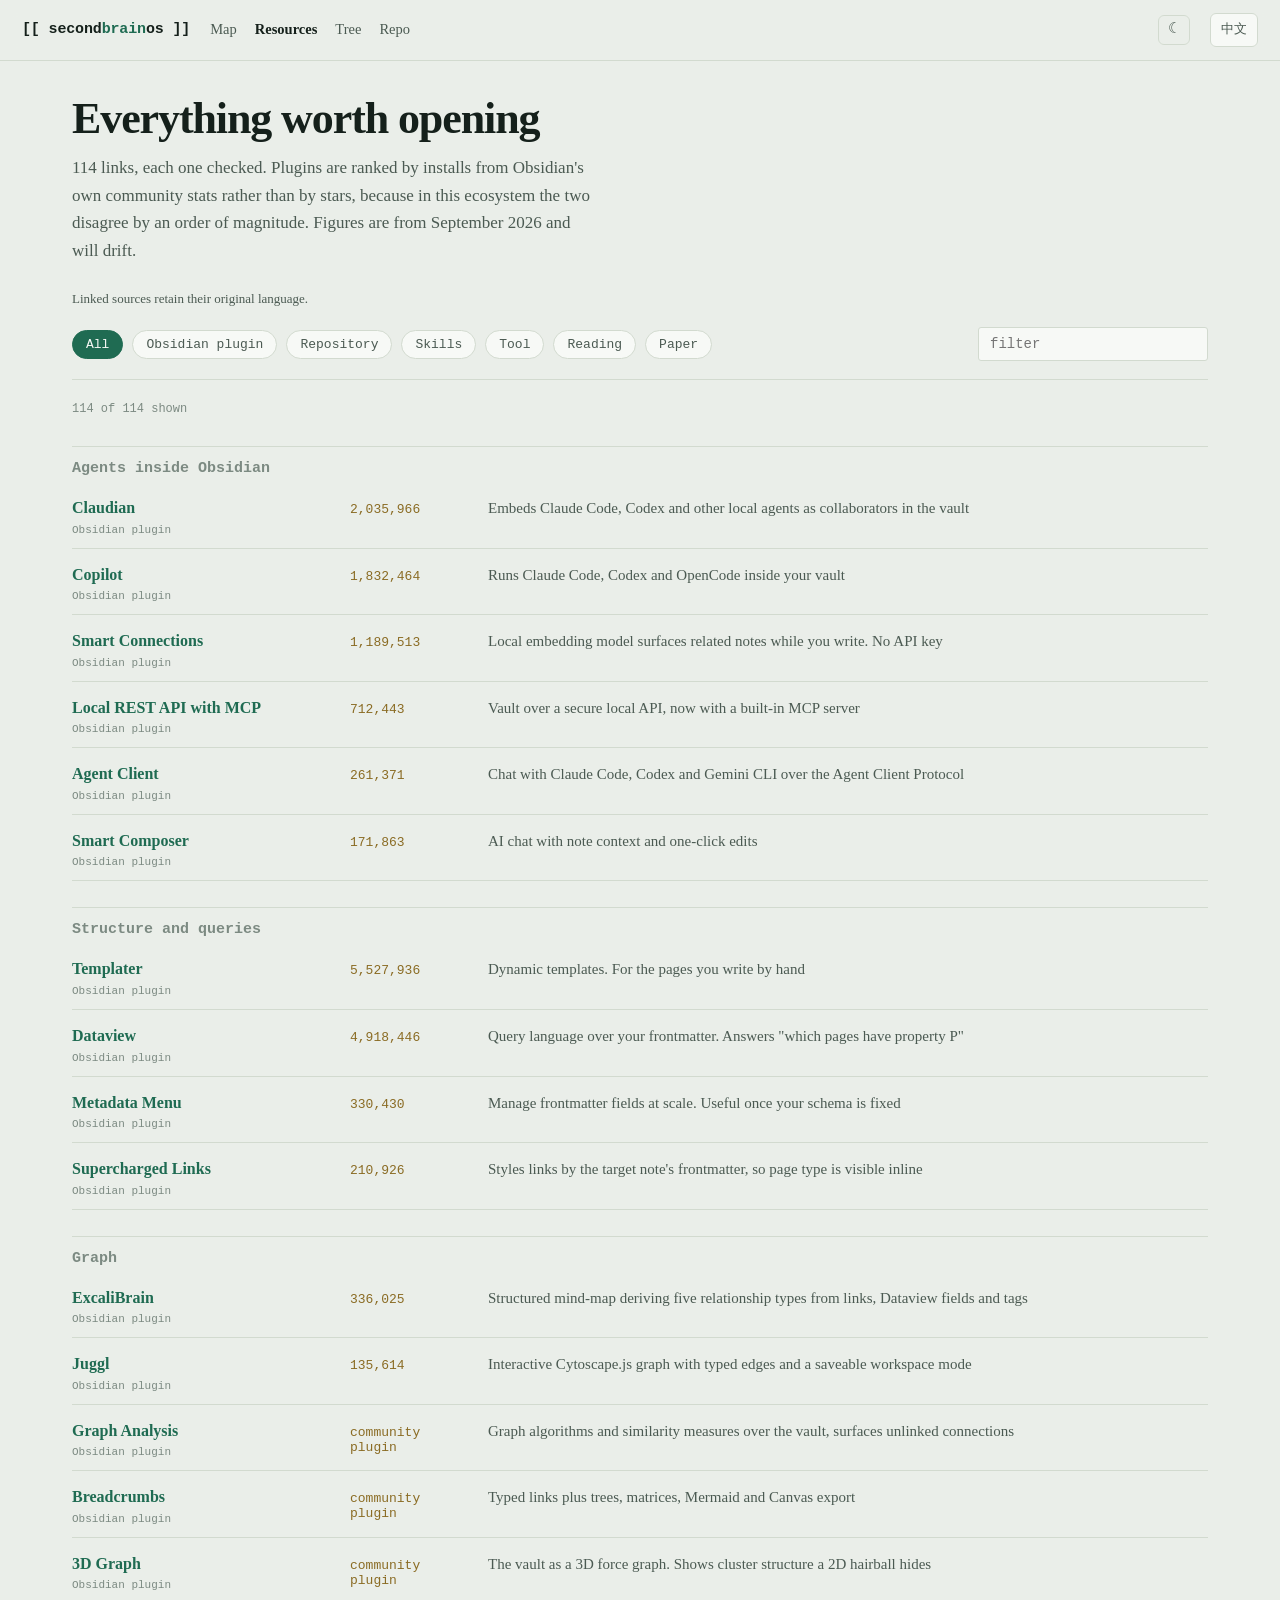
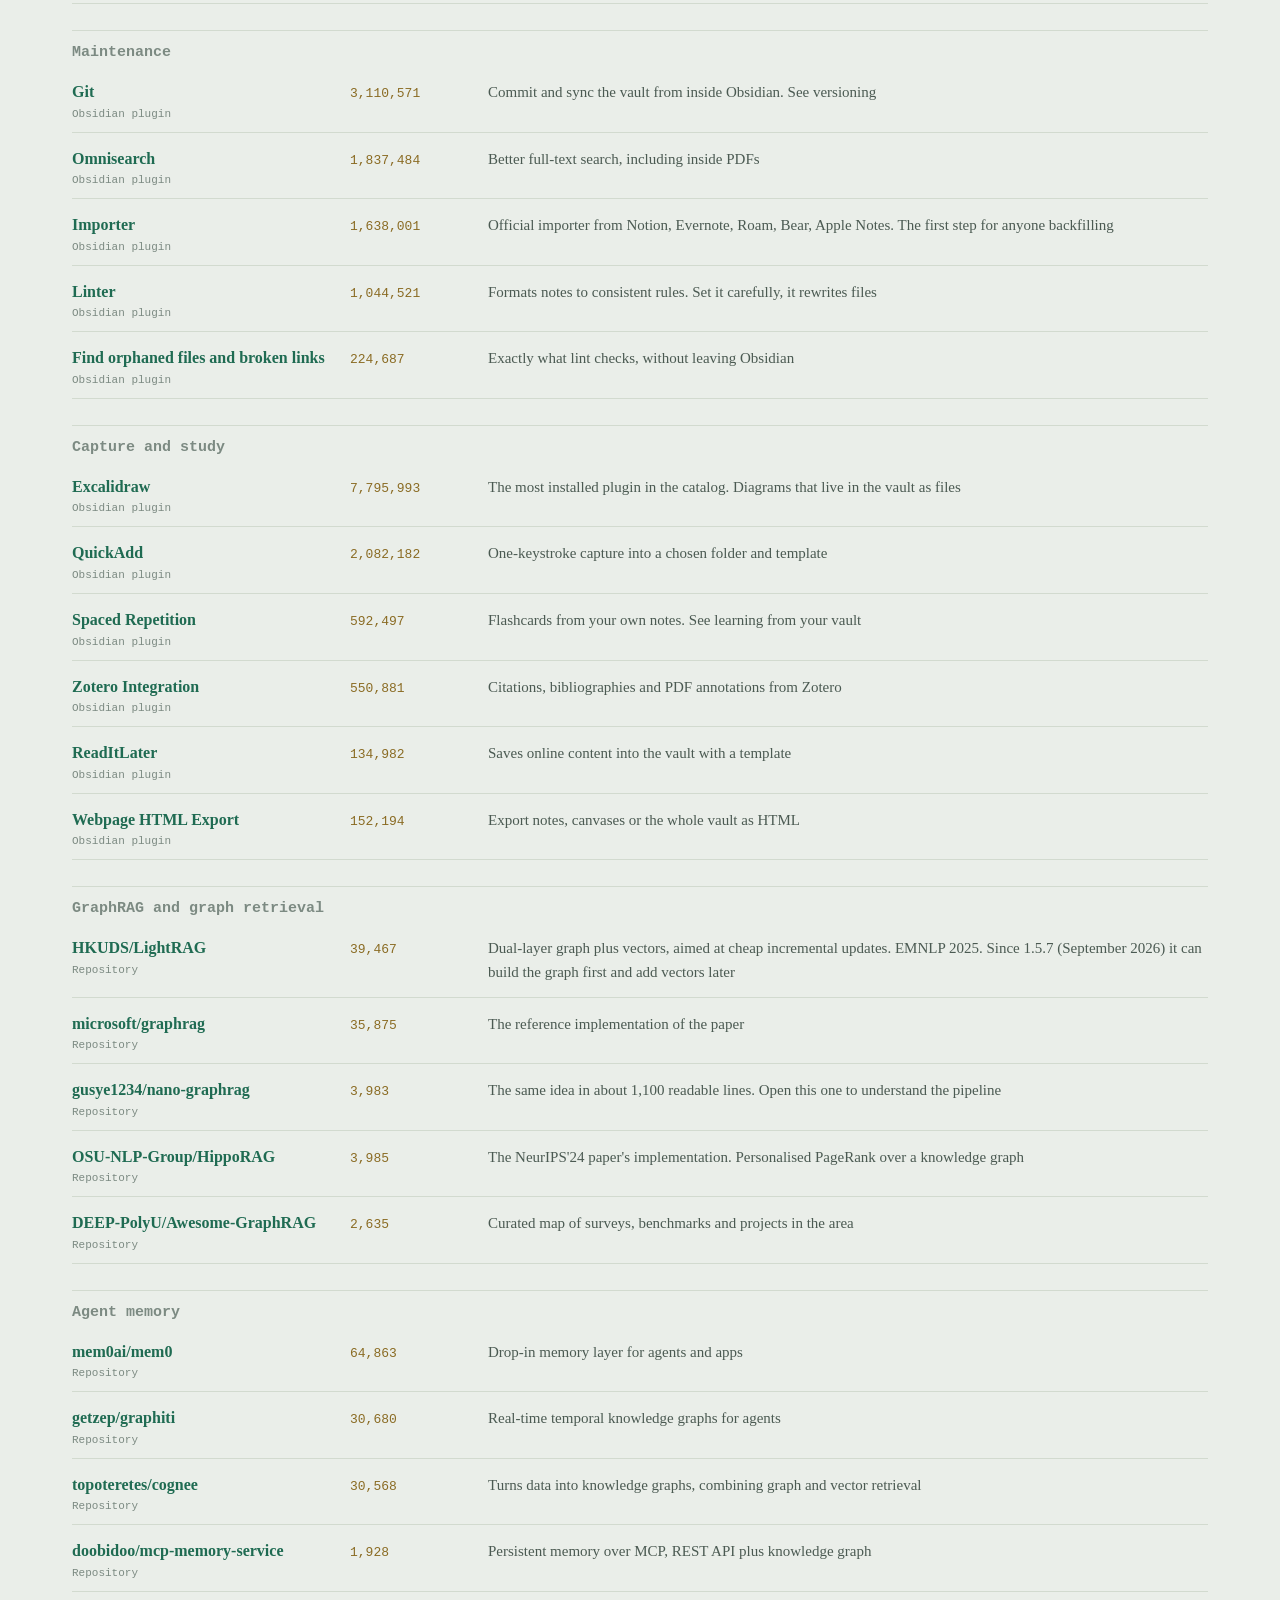
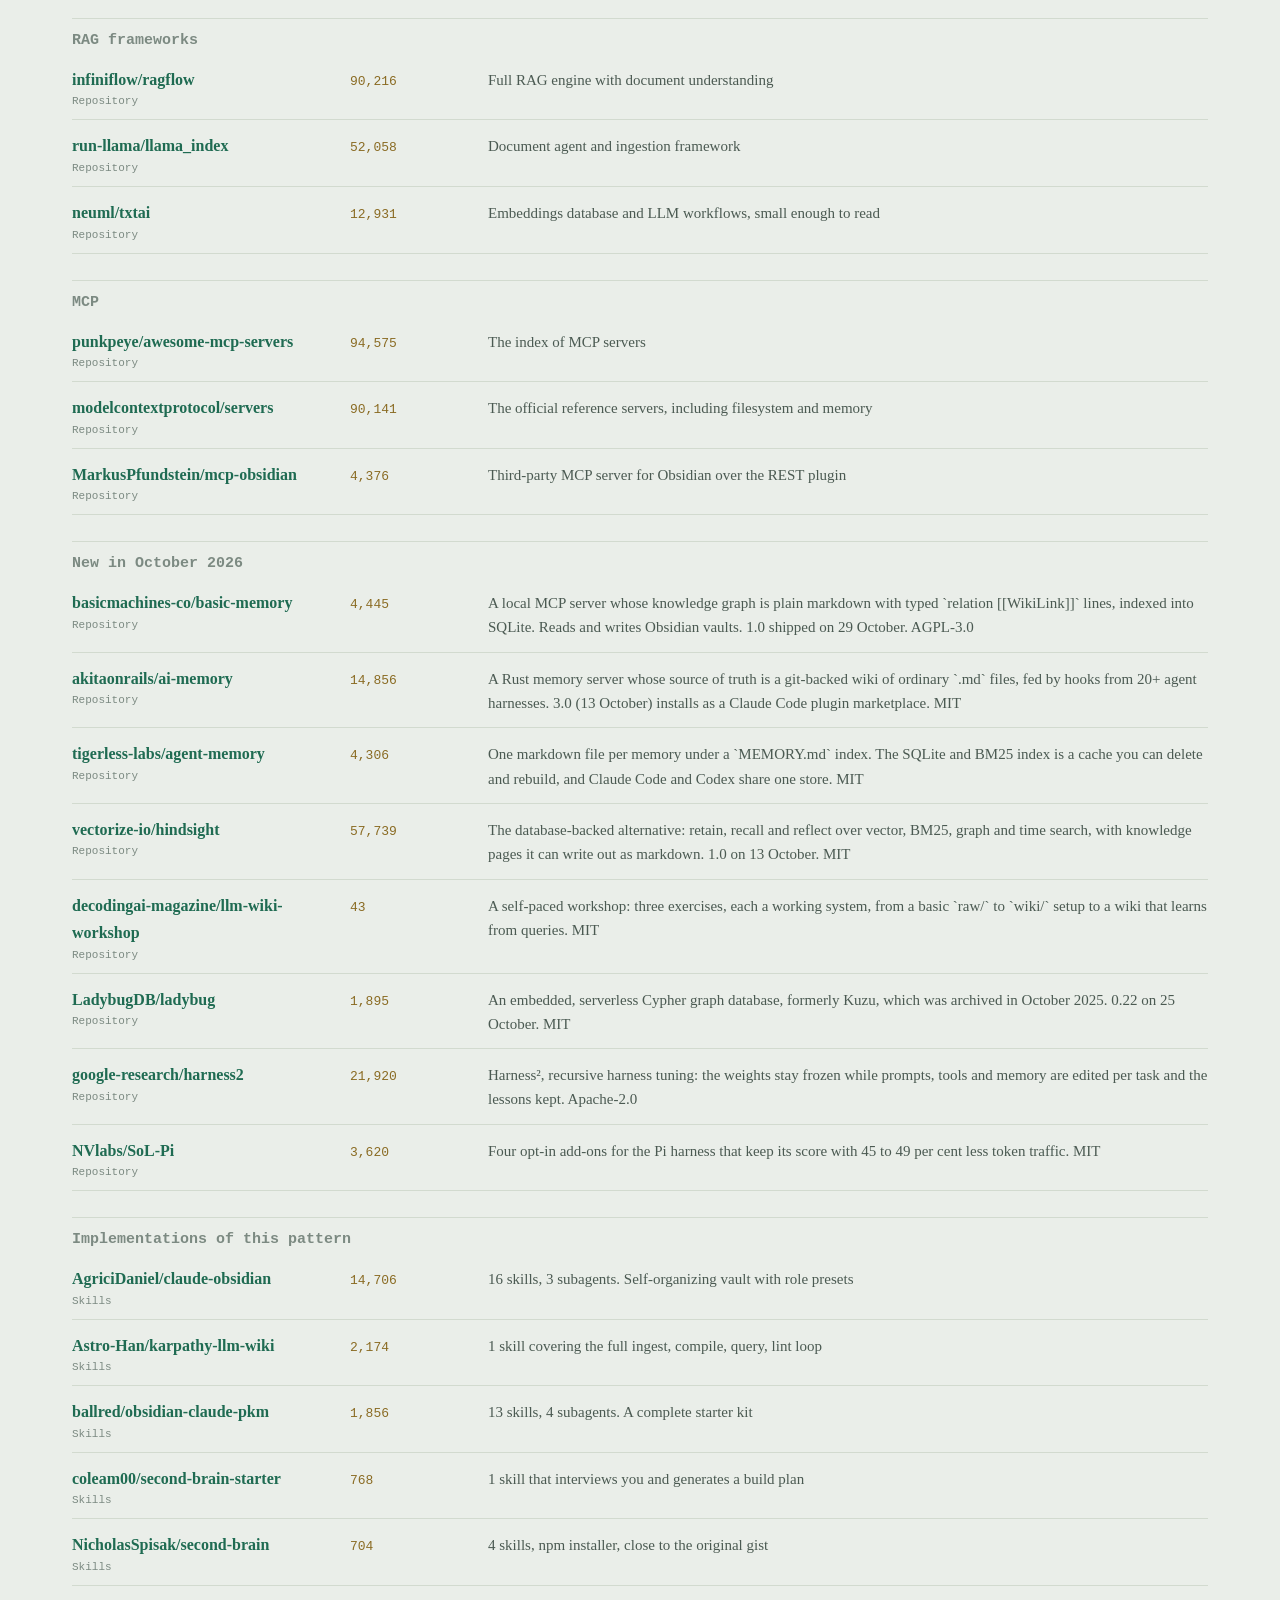
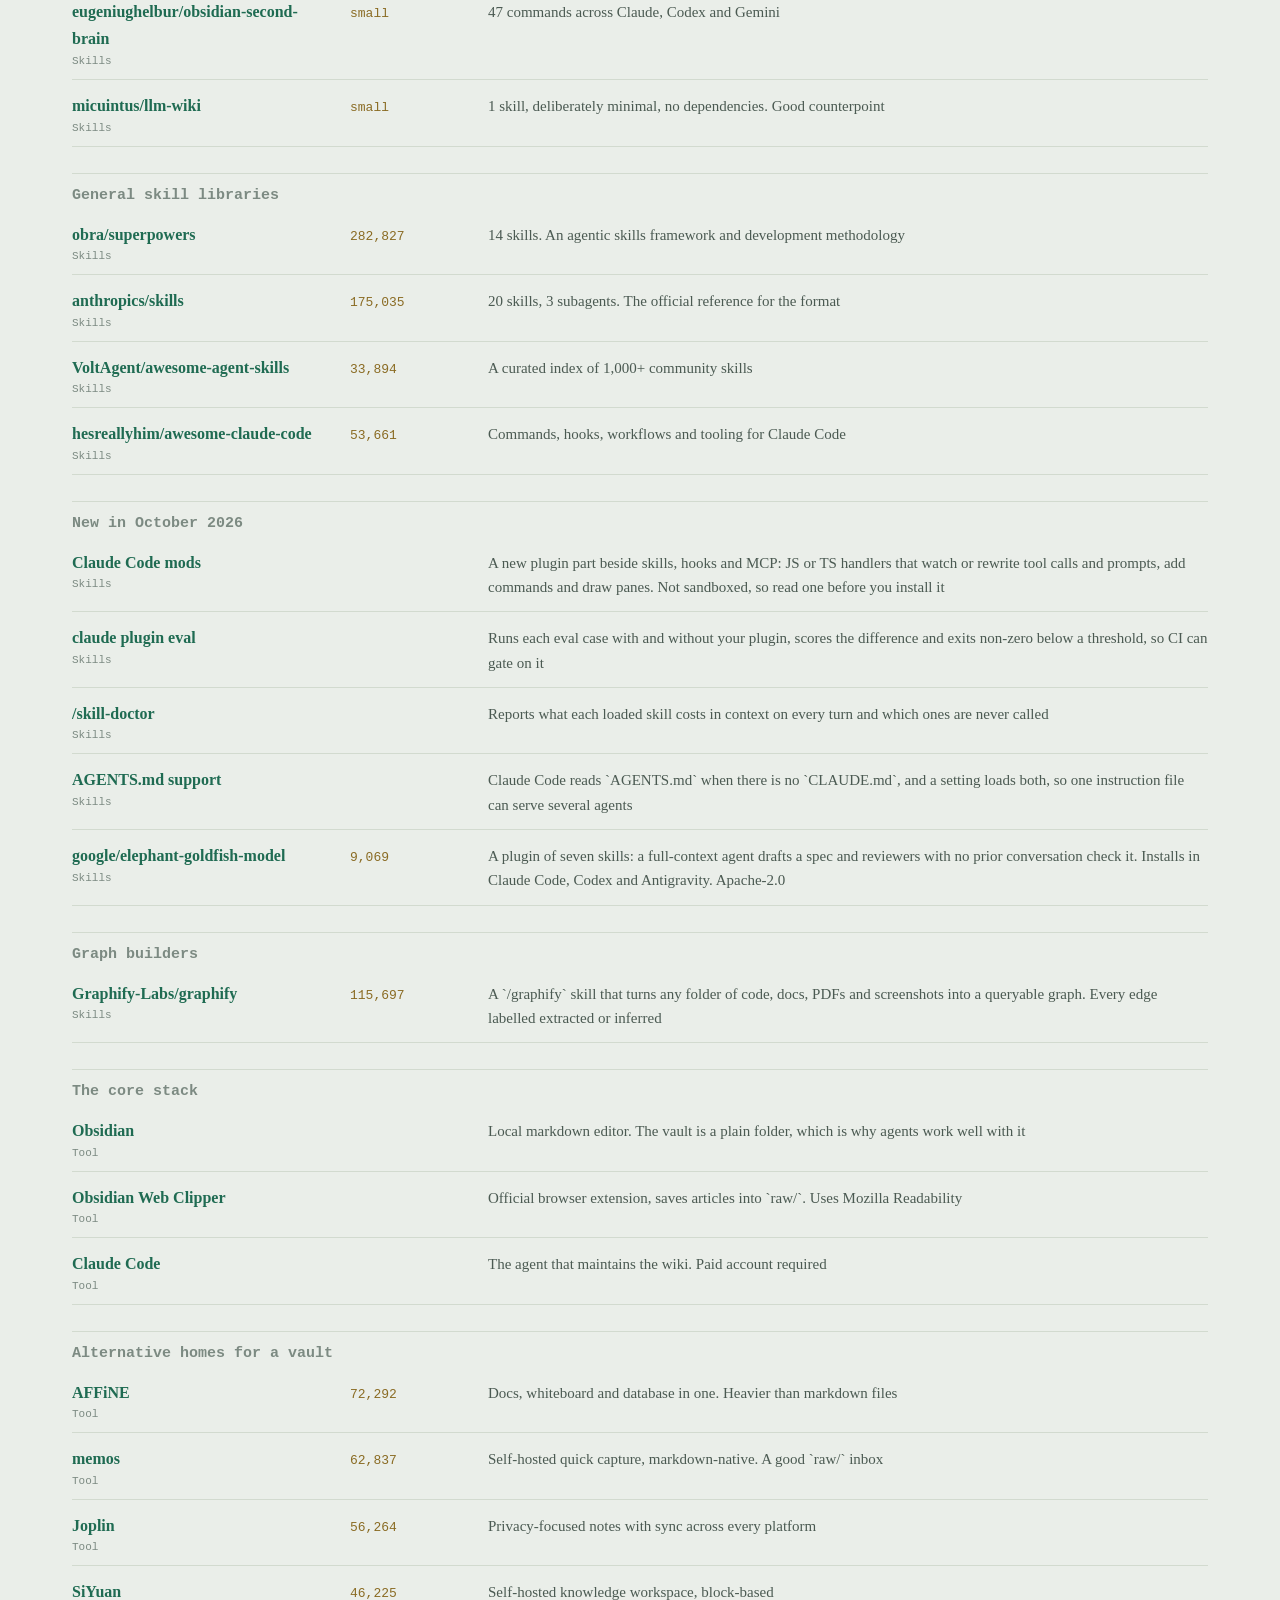
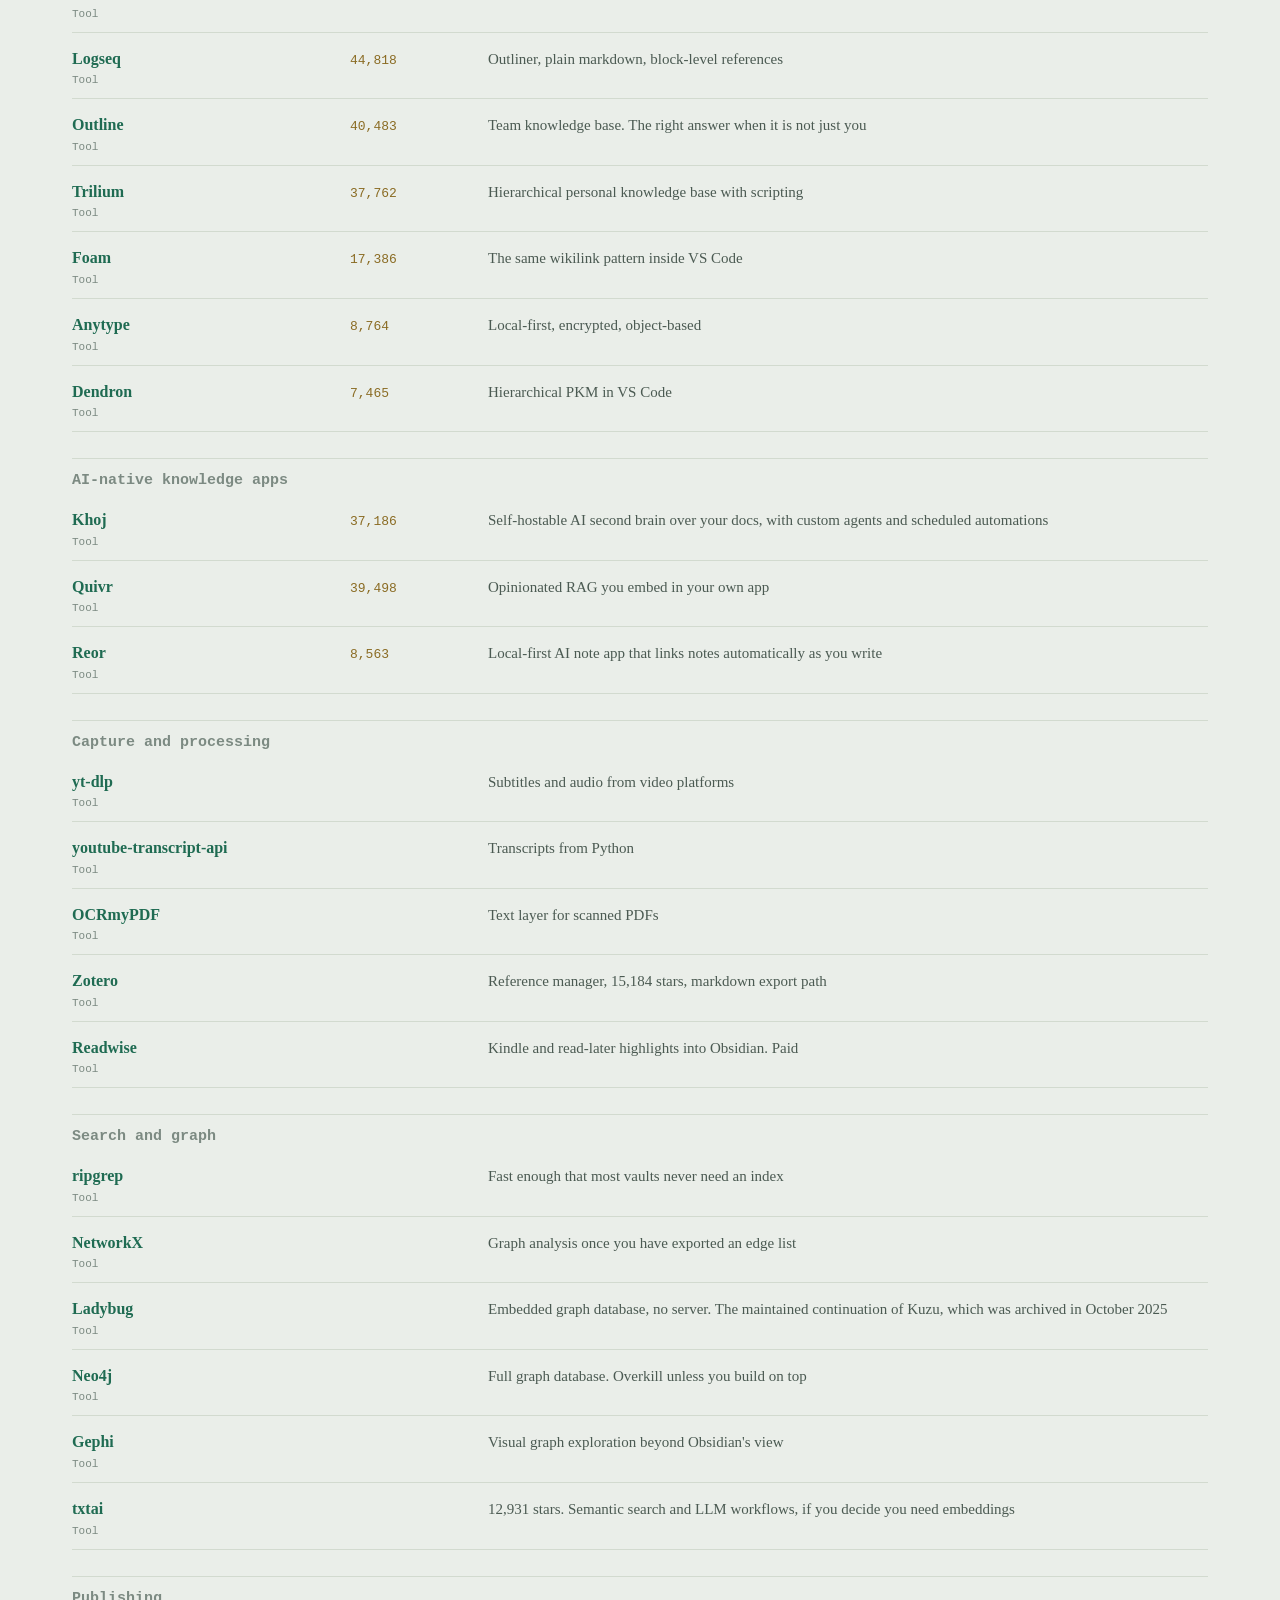
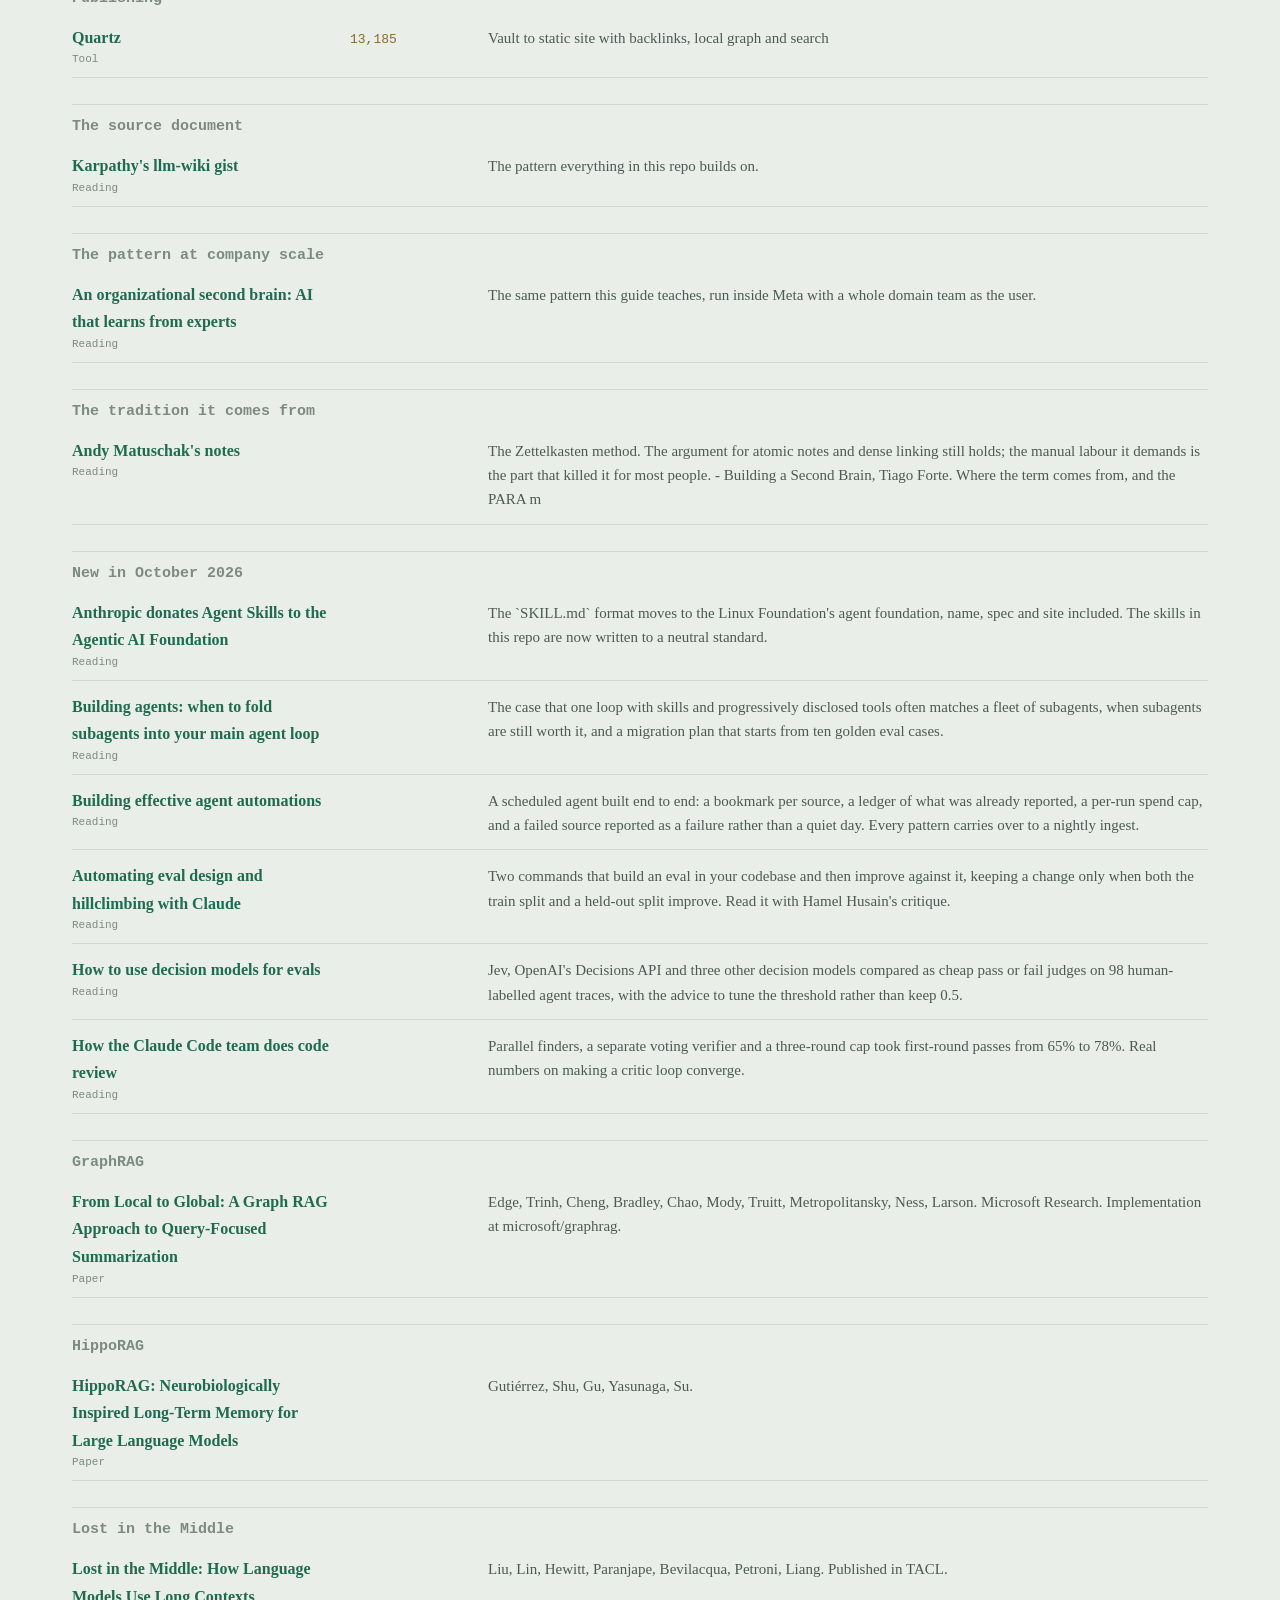
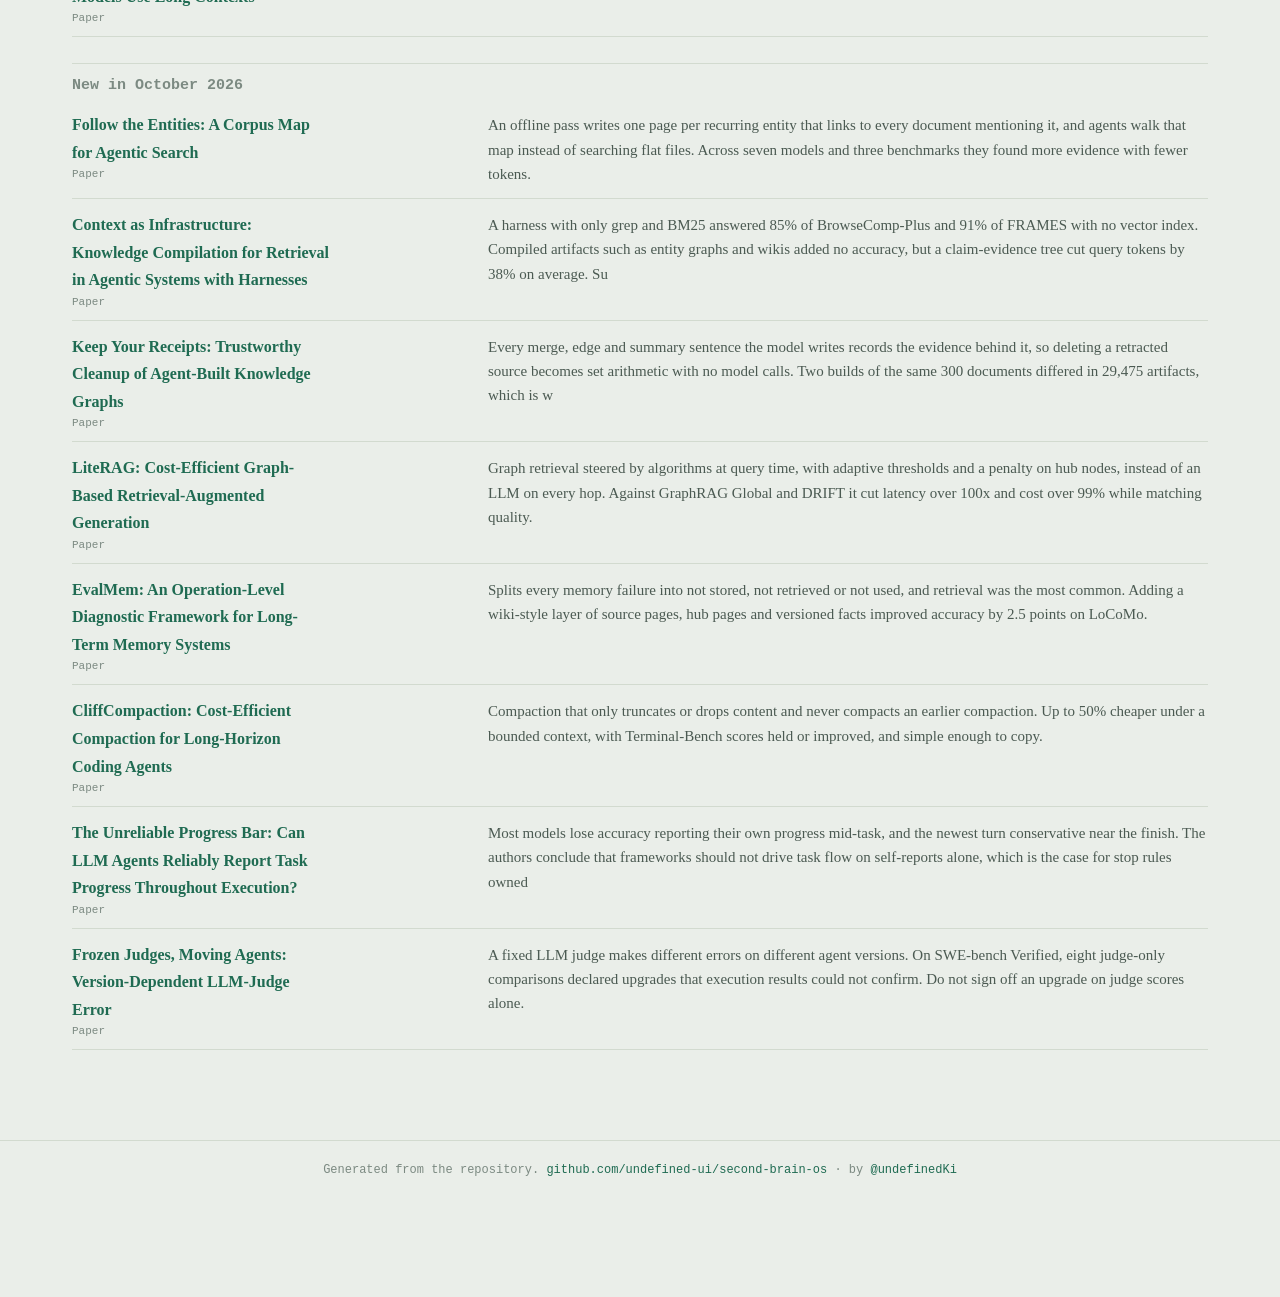
<file: resources.html>
<!DOCTYPE html><html lang="en"><head>
<meta charset="utf-8"><meta name="viewport" content="width=device-width,initial-scale=1">
<script>try{var t=JSON.parse(localStorage.getItem('sbos:theme'));if(t==='dark'||t==='light')document.documentElement.dataset.theme=t}catch(e){}</script><link rel="icon" href="data:image/svg+xml,%3Csvg xmlns='http://www.w3.org/2000/svg' viewBox='0 0 32 32'%3E%3Crect width='32' height='32' rx='7' fill='%23F7F9F6'/%3E%3Crect x='.5' y='.5' width='31' height='31' rx='6.5' fill='none' stroke='%23D2DACF'/%3E%3Cpath d='M10 21 L16 11 L22 19 M16 11 L23 9' stroke='%231F6B52' stroke-width='1.6' fill='none'/%3E%3Ccircle cx='10' cy='21' r='3' fill='%23F7F9F6' stroke='%231F6B52' stroke-width='1.6'/%3E%3Ccircle cx='16' cy='11' r='3' fill='%23F7F9F6' stroke='%231F6B52' stroke-width='1.6'/%3E%3Ccircle cx='22' cy='19' r='3' fill='%23F7F9F6' stroke='%231F6B52' stroke-width='1.6'/%3E%3Ccircle cx='24' cy='8' r='2' fill='%231F6B52'/%3E%3C/svg%3E"><title data-i18n="Second Brain OS - resources">Second Brain OS - resources</title>
<meta name="description" content="114 checked links: Obsidian plugins by installs, repositories by stars, papers, tools and reading.">
<style>
:root{
  --paper:#EAEEE9; --card:#F7F9F6; --ink:#15201B; --soft:#4B5A52; --faint:#7C8A82;
  --rule:#D2DACF; --accent:#1F6B52; --accent-bg:#E1EDE5; --num:#8A6B23;
  --paper-rgb:234,238,233; --on-accent:#F7F9F6; color-scheme:light;
  --w:68ch;
}
/* dark: follows the system unless the visitor picked a theme */
@media (prefers-color-scheme:dark){:root:not([data-theme="light"]){--paper:#0F1513;--card:#171F1B;--ink:#E2E8E3;--soft:#A7B4AC;--faint:#7B8981;--rule:#29342F;--accent:#5DBB94;--accent-bg:#1B2C24;--num:#D4AC52;--paper-rgb:15,21,19;--on-accent:#0F1513;color-scheme:dark}}
:root[data-theme="dark"]{--paper:#0F1513;--card:#171F1B;--ink:#E2E8E3;--soft:#A7B4AC;--faint:#7B8981;--rule:#29342F;--accent:#5DBB94;--accent-bg:#1B2C24;--num:#D4AC52;--paper-rgb:15,21,19;--on-accent:#0F1513;color-scheme:dark}
.theme{font:15px/1 ui-monospace,Menlo,monospace;color:var(--soft);background:none;border:1px solid var(--rule);border-radius:6px;width:32px;height:30px;cursor:pointer;flex:none}
.theme:hover{color:var(--ink);border-color:var(--accent)}
*{box-sizing:border-box;margin:0;padding:0}
html{scroll-behavior:smooth}
body{background:var(--paper);color:var(--ink);
  font:17px/1.62 Charter,Georgia,"Iowan Old Style",serif;
  -webkit-font-smoothing:antialiased}
.mono{font-family:ui-monospace,SFMono-Regular,Menlo,"DejaVu Sans Mono",monospace}
a{color:var(--accent);text-decoration:none}
a:hover{text-decoration:underline;text-underline-offset:3px}
:focus-visible{outline:2px solid var(--accent);outline-offset:3px;border-radius:2px}

header{position:sticky;top:0;z-index:40;background:rgba(var(--paper-rgb),.94);
  backdrop-filter:blur(8px);border-bottom:1px solid var(--rule)}
.bar{max-width:1500px;margin:0 auto;padding:13px 22px;display:flex;gap:20px;align-items:center}
.brand{font:600 15px/1 ui-monospace,SFMono-Regular,Menlo,monospace;color:var(--ink);letter-spacing:-.01em}
.brand span{color:var(--accent)}
nav{display:flex;gap:18px;font-size:14.5px}
nav a{color:var(--soft)} nav a.on{color:var(--ink);font-weight:600}
.search{margin-left:auto;position:relative}
.search input{font:14px/1 ui-monospace,SFMono-Regular,Menlo,monospace;color:var(--ink);
  background:var(--card);border:1px solid var(--rule);border-radius:3px;
  padding:8px 11px;width:210px}
.search input::placeholder{color:var(--faint)}
.hits{position:absolute;right:0;top:40px;width:430px;max-height:62vh;overflow:auto;
  background:var(--card);border:1px solid var(--rule);border-radius:3px;display:none}
.hits.open{display:block}
.hit{display:block;padding:10px 13px;border-bottom:1px solid var(--rule);color:var(--ink)}
.hit:last-child{border:0}
.hit:hover{background:var(--accent-bg);text-decoration:none}
.hit b{font-weight:600;font-size:15px}
.hit i{display:block;font-style:normal;font-size:12.5px;color:var(--faint);
  font-family:ui-monospace,Menlo,monospace;margin-top:2px}

.wrap{max-width:1500px;margin:0 auto;padding:0 22px;display:grid;
  grid-template-columns:266px minmax(0,1fr) 210px;gap:44px;align-items:start}
@media(max-width:1180px){.wrap{grid-template-columns:240px minmax(0,1fr);gap:34px}.rail{display:none}}
.toc-btn{display:none;font:13px/1 ui-monospace,Menlo,monospace;background:var(--card);
  color:var(--ink);border:1px solid var(--rule);border-radius:3px;padding:8px 12px;cursor:pointer}
@media(max-width:860px){
  .bar{flex-wrap:wrap;gap:12px;padding:11px 16px}
  .brand{white-space:nowrap;font-size:14px}
  nav{gap:14px;font-size:14px}
  .toc-btn{display:block;margin-left:auto}
  nav a[href^="http"]{display:none}
  .search{margin-left:0;order:9;width:100%}
  .search input{width:100%}
  .hits{width:100%;left:0;right:auto}
  .wrap{grid-template-columns:1fr;gap:0;padding:0 16px}
  aside{position:static;height:auto;border-right:0;border-bottom:1px solid var(--rule);
    padding:14px 0 18px;display:none}
  aside.show{display:block}
  main{padding:24px 0 70px}
  body{font-size:16.5px}
}

aside{position:sticky;top:57px;height:calc(100vh - 57px);overflow:auto;
  padding:26px 18px 60px 0;border-right:1px solid var(--rule)}
.sec{margin-bottom:3px}
.sec>button{width:100%;text-align:left;background:none;border:0;cursor:pointer;
  font:600 14px/1.4 Charter,Georgia,serif;color:var(--ink);padding:6px 6px 6px 0;
  display:flex;gap:8px;align-items:baseline}
.sec>button .n{font:11px/1 ui-monospace,Menlo,monospace;color:var(--faint);margin-left:auto}
.sec>button .k{font:11px/1 ui-monospace,Menlo,monospace;color:var(--accent);width:20px}
.sec ol{list-style:none;padding:0 0 6px 28px;display:none}
.sec.open ol{display:block}
.sec ol a{display:block;padding:4px 6px 4px 10px;font-size:14px;color:var(--soft);
  border-left:1px solid var(--rule);line-height:1.35}
.sec ol a:hover{color:var(--ink);border-color:var(--accent);text-decoration:none}
.sec ol a.cur{color:var(--ink);font-weight:600;border-left:2px solid var(--accent);
  background:var(--accent-bg)}

main{padding:34px 0 90px;min-width:0}
.rail{position:sticky;top:80px;padding:38px 0;font-size:13px;color:var(--faint)}
.rail h4{font:11px/1 ui-monospace,Menlo,monospace;color:var(--faint);
  letter-spacing:.08em;margin-bottom:9px;font-weight:600}
.rail a{display:block;color:var(--soft);padding:3px 0;font-size:13px;line-height:1.35}
.rail .grp{margin-bottom:24px}

/* hero */
.hero{max-width:var(--w)}
.hero h1{font:600 clamp(34px,4.6vw,52px)/1.05 Charter,Georgia,serif;letter-spacing:-.025em;margin-bottom:14px}
.hero p{font-size:19px;color:var(--soft);margin-bottom:8px}
.figure{margin:30px 0 34px;background:var(--card);border:1px solid var(--rule);border-radius:4px;
  padding:10px 10px 4px;max-width:820px}
.figure figcaption{font:11.5px/1.5 ui-monospace,Menlo,monospace;color:var(--faint);padding:6px 8px 8px}
svg .edge{stroke:var(--accent);fill:none}
svg .node circle{fill:var(--card);stroke:var(--accent);stroke-width:1.5;cursor:pointer;
  transition:fill .15s}
svg .node:hover circle{fill:var(--accent-bg)}
svg .node text{font:12px ui-monospace,Menlo,monospace;fill:var(--ink);cursor:pointer}
svg .node .cnt{font-size:10px;fill:var(--faint)}
svg .node .idx{font-size:11px;fill:var(--accent);font-weight:600}
.stats{display:flex;flex-wrap:wrap;gap:26px;margin:26px 0 34px;padding-top:20px;border-top:1px solid var(--rule)}
.stat b{display:block;font:600 27px/1 Charter,Georgia,serif;color:var(--num)}
.stat span{font:12px/1.4 ui-monospace,Menlo,monospace;color:var(--faint)}
.seclist{max-width:var(--w)}
.seclist article{padding:16px 0;border-top:1px solid var(--rule)}
.seclist h3{font:600 18px/1.3 Charter,Georgia,serif;margin-bottom:3px}
.seclist p{font-size:15px;color:var(--soft)}
.seclist .pg{font:12px ui-monospace,Menlo,monospace;color:var(--faint);margin-top:5px}

/* article */
article.page{max-width:var(--w)}
.crumb{font:12px ui-monospace,Menlo,monospace;color:var(--faint);margin-bottom:10px}
article.page h1{font:600 clamp(28px,3.4vw,38px)/1.12 Charter,Georgia,serif;
  letter-spacing:-.02em;margin-bottom:22px}
article.page h2{font:600 21px/1.3 Charter,Georgia,serif;margin:34px 0 11px;
  padding-top:16px;border-top:1px solid var(--rule)}
article.page h3{font:600 17px/1.3 Charter,Georgia,serif;margin:22px 0 7px}
article.page p{margin-bottom:15px}
article.page ul,article.page ol{margin:0 0 16px 22px}
article.page li{margin-bottom:7px}
article.page blockquote{border-left:2px solid var(--accent);padding-left:16px;
  color:var(--soft);margin-bottom:16px}
article.page code{font-family:ui-monospace,Menlo,monospace;font-size:.86em;
  background:var(--card);border:1px solid var(--rule);border-radius:3px;padding:1px 5px}
article.page pre{background:var(--card);border:1px solid var(--rule);border-radius:4px;
  padding:14px 16px;overflow:auto;margin-bottom:17px}
article.page pre code{background:none;border:0;padding:0;font-size:13.5px;line-height:1.55}
article.page table{width:100%;border-collapse:collapse;margin-bottom:18px;font-size:14.5px}
article.page th{text-align:left;font-weight:600;padding:7px 10px 7px 0;
  border-bottom:1px solid var(--ink)}
article.page td{padding:8px 10px 8px 0;border-bottom:1px solid var(--rule);vertical-align:top}
article.page a.wiki{color:var(--accent);white-space:normal}
article.page a.wiki::before{content:"[[";color:var(--faint)}
article.page a.wiki::after{content:"]]";color:var(--faint)}
.pager{display:flex;gap:16px;justify-content:space-between;margin-top:46px;
  padding-top:18px;border-top:1px solid var(--rule);font-size:14px}
.pager a{max-width:46%}
.pager .lbl{display:block;font:11px ui-monospace,Menlo,monospace;color:var(--faint)}
.src{margin-top:34px;font:12px ui-monospace,Menlo,monospace;color:var(--faint)}

/* resources */
.rwrap{max-width:1180px;margin:0 auto;padding:34px 22px 90px}
.rwrap h1{font:600 clamp(30px,4vw,44px)/1.08 Charter,Georgia,serif;letter-spacing:-.025em}
.lede{max-width:62ch;color:var(--soft);margin:12px 0 24px;font-size:17px}
.controls{display:flex;flex-wrap:wrap;gap:9px;align-items:center;margin-bottom:8px;
  padding-bottom:18px;border-bottom:1px solid var(--rule)}
.chip{font:13px/1 ui-monospace,Menlo,monospace;background:var(--card);color:var(--soft);
  border:1px solid var(--rule);border-radius:20px;padding:7px 13px;cursor:pointer}
.chip.on{background:var(--accent);border-color:var(--accent);color:var(--on-accent)}
.controls input{margin-left:auto;font:14px ui-monospace,Menlo,monospace;
  background:var(--card);border:1px solid var(--rule);border-radius:3px;padding:8px 11px;width:230px}
.count{font:12px ui-monospace,Menlo,monospace;color:var(--faint);padding:14px 0 4px}
.grp-h{font:600 15px/1 ui-monospace,Menlo,monospace;color:var(--faint);
  margin:26px 0 6px;padding-top:14px;border-top:1px solid var(--rule)}
.row{display:grid;grid-template-columns:minmax(180px,260px) 120px 1fr;gap:18px;
  padding:12px 0;border-bottom:1px solid var(--rule);align-items:baseline}
@media(max-width:760px){.row{grid-template-columns:1fr;gap:3px}}
.row .nm{font-weight:600;font-size:16px}
.row .mt{font:13px ui-monospace,Menlo,monospace;color:var(--num)}
.row .ds{color:var(--soft);font-size:15px}
.row .kd{font:11px ui-monospace,Menlo,monospace;color:var(--faint);display:block;margin-top:2px}
footer{border-top:1px solid var(--rule);padding:22px;text-align:center;
  font:12px ui-monospace,Menlo,monospace;color:var(--faint)}
@media(prefers-reduced-motion:reduce){*{transition:none!important;animation:none!important}}
</style><!-- Cloudflare Web Analytics --><script type='module' src='https://static.cloudflareinsights.com/beacon.min.js' data-cf-beacon='{"token": "251090521ca24c01bde87a953db3dea4"}'></script><!-- End Cloudflare Web Analytics -->
<link rel="stylesheet" href="assets/site/i18n.css?v=58b5bbe4c1">
<script src="assets/site/i18n.js?v=8cd2bad61d"></script>
<script src="assets/site/catalog-i18n.js?v=b2e3de8277"></script>
<script src="assets/site/resource-i18n.js?v=f47309fda3"></script>
</head><body>
<header><div class="bar">
  <a class="brand" href="index.html">[[ second<span>brain</span>os ]]</a>
  <nav>
    <a href="index.html" class="" data-i18n="Map">Map</a>
    <a href="resources.html" class="on" data-i18n="Resources">Resources</a>
    <a href="tree.html" data-i18n="Tree">Tree</a>
    <a href="https://github.com/undefined-ui/second-brain-os" data-i18n="Repo">Repo</a>
  </nav>
  <button class="theme" id="theme" data-i18n-aria-label="Switch between light and dark theme" aria-label="Switch between light and dark theme">&#9790;</button>
  
  
  <button class="language-toggle" type="button" data-language-toggle>中文</button>
</div></header>
<div class="rwrap">
  <h1 data-i18n="Everything worth opening">Everything worth opening</h1>
  <p class="lede" data-i18n="{count} links, each one checked. Plugins are ranked by installs from Obsidian's own community stats rather than by stars, because in this ecosystem the two disagree by an order of magnitude. Figures are from September 2026 and will drift." data-i18n-params='{"count": 114}'>114 links, each one checked. Plugins are ranked by installs from Obsidian's own community stats rather than by stars, because in this ecosystem the two disagree by an order of magnitude. Figures are from September 2026 and will drift.</p>
  <p class="content-language" data-i18n="Linked sources retain their original language.">Linked sources retain their original language.</p>
  <div class="controls" id="ctl">
    <button class="chip on" data-k="all" data-i18n="All" aria-pressed="true">All</button>
    <button class="chip" data-k="Obsidian plugin" data-i18n="Obsidian plugin" aria-pressed="false">Obsidian plugin</button><button class="chip" data-k="Repository" data-i18n="Repository" aria-pressed="false">Repository</button><button class="chip" data-k="Skills" data-i18n="Skills" aria-pressed="false">Skills</button><button class="chip" data-k="Tool" data-i18n="Tool" aria-pressed="false">Tool</button><button class="chip" data-k="Reading" data-i18n="Reading" aria-pressed="false">Reading</button><button class="chip" data-k="Paper" data-i18n="Paper" aria-pressed="false">Paper</button>
    <input id="rq" type="search" data-i18n-placeholder="filter" placeholder="filter" data-i18n-aria-label="Filter resources" aria-label="Filter resources" autocomplete="off">
  </div>
  <div class="count" id="count" role="status"></div>
  <div id="rows"></div>
</div>
<footer><span data-i18n="Generated from the repository.">Generated from the repository.</span> <a href="https://github.com/undefined-ui/second-brain-os">github.com/undefined-ui/second-brain-os</a> · <span data-i18n="by">by</span> <a href="https://x.com/undefinedKi" rel="noopener">@undefinedKi</a></footer>
<script id="rdata" type="application/json">[{"file": "plugins.md", "kind": "Obsidian plugin", "group": "Agents inside Obsidian", "name": "Claudian", "url": "https://github.com/yishentu/claudian", "metric": "2,035,966", "desc": "Embeds Claude Code, Codex and other local agents as collaborators in the vault"}, {"file": "plugins.md", "kind": "Obsidian plugin", "group": "Agents inside Obsidian", "name": "Copilot", "url": "https://github.com/logancyang/obsidian-copilot", "metric": "1,832,464", "desc": "Runs Claude Code, Codex and OpenCode inside your vault"}, {"file": "plugins.md", "kind": "Obsidian plugin", "group": "Agents inside Obsidian", "name": "Smart Connections", "url": "https://github.com/brianpetro/obsidian-smart-connections", "metric": "1,189,513", "desc": "Local embedding model surfaces related notes while you write. No API key"}, {"file": "plugins.md", "kind": "Obsidian plugin", "group": "Agents inside Obsidian", "name": "Local REST API with MCP", "url": "https://github.com/coddingtonbear/obsidian-local-rest-api", "metric": "712,443", "desc": "Vault over a secure local API, now with a built-in MCP server"}, {"file": "plugins.md", "kind": "Obsidian plugin", "group": "Agents inside Obsidian", "name": "Agent Client", "url": "https://github.com/rait-09/obsidian-agent-client", "metric": "261,371", "desc": "Chat with Claude Code, Codex and Gemini CLI over the Agent Client Protocol"}, {"file": "plugins.md", "kind": "Obsidian plugin", "group": "Agents inside Obsidian", "name": "Smart Composer", "url": "https://github.com/glowingjade/obsidian-smart-composer", "metric": "171,863", "desc": "AI chat with note context and one-click edits"}, {"file": "plugins.md", "kind": "Obsidian plugin", "group": "Structure and queries", "name": "Templater", "url": "https://github.com/SilentVoid13/Templater", "metric": "5,527,936", "desc": "Dynamic templates. For the pages you write by hand"}, {"file": "plugins.md", "kind": "Obsidian plugin", "group": "Structure and queries", "name": "Dataview", "url": "https://github.com/blacksmithgu/obsidian-dataview", "metric": "4,918,446", "desc": "Query language over your frontmatter. Answers \"which pages have property P\""}, {"file": "plugins.md", "kind": "Obsidian plugin", "group": "Structure and queries", "name": "Metadata Menu", "url": "https://github.com/mdelobelle/metadatamenu", "metric": "330,430", "desc": "Manage frontmatter fields at scale. Useful once your schema is fixed"}, {"file": "plugins.md", "kind": "Obsidian plugin", "group": "Structure and queries", "name": "Supercharged Links", "url": "https://github.com/mdelobelle/obsidian_supercharged_links", "metric": "210,926", "desc": "Styles links by the target note's frontmatter, so page type is visible inline"}, {"file": "plugins.md", "kind": "Obsidian plugin", "group": "Graph", "name": "ExcaliBrain", "url": "https://github.com/zsviczian/excalibrain", "metric": "336,025", "desc": "Structured mind-map deriving five relationship types from links, Dataview fields and tags"}, {"file": "plugins.md", "kind": "Obsidian plugin", "group": "Graph", "name": "Juggl", "url": "https://github.com/HEmile/juggl", "metric": "135,614", "desc": "Interactive Cytoscape.js graph with typed edges and a saveable workspace mode"}, {"file": "plugins.md", "kind": "Obsidian plugin", "group": "Graph", "name": "Graph Analysis", "url": "https://github.com/SkepticMystic/graph-analysis", "metric": "community plugin", "desc": "Graph algorithms and similarity measures over the vault, surfaces unlinked connections"}, {"file": "plugins.md", "kind": "Obsidian plugin", "group": "Graph", "name": "Breadcrumbs", "url": "https://github.com/michaelpporter/breadcrumbs", "metric": "community plugin", "desc": "Typed links plus trees, matrices, Mermaid and Canvas export"}, {"file": "plugins.md", "kind": "Obsidian plugin", "group": "Graph", "name": "3D Graph", "url": "https://github.com/AlexW00/obsidian-3d-graph", "metric": "community plugin", "desc": "The vault as a 3D force graph. Shows cluster structure a 2D hairball hides"}, {"file": "plugins.md", "kind": "Obsidian plugin", "group": "Maintenance", "name": "Git", "url": "https://github.com/Vinzent03/obsidian-git", "metric": "3,110,571", "desc": "Commit and sync the vault from inside Obsidian. See versioning"}, {"file": "plugins.md", "kind": "Obsidian plugin", "group": "Maintenance", "name": "Omnisearch", "url": "https://github.com/scambier/obsidian-omnisearch", "metric": "1,837,484", "desc": "Better full-text search, including inside PDFs"}, {"file": "plugins.md", "kind": "Obsidian plugin", "group": "Maintenance", "name": "Importer", "url": "https://github.com/obsidianmd/obsidian-importer", "metric": "1,638,001", "desc": "Official importer from Notion, Evernote, Roam, Bear, Apple Notes. The first step for anyone backfilling"}, {"file": "plugins.md", "kind": "Obsidian plugin", "group": "Maintenance", "name": "Linter", "url": "https://github.com/platers/obsidian-linter", "metric": "1,044,521", "desc": "Formats notes to consistent rules. Set it carefully, it rewrites files"}, {"file": "plugins.md", "kind": "Obsidian plugin", "group": "Maintenance", "name": "Find orphaned files and broken links", "url": "https://github.com/Vinzent03/find-unlinked-files", "metric": "224,687", "desc": "Exactly what lint checks, without leaving Obsidian"}, {"file": "plugins.md", "kind": "Obsidian plugin", "group": "Capture and study", "name": "Excalidraw", "url": "https://github.com/zsviczian/obsidian-excalidraw-plugin", "metric": "7,795,993", "desc": "The most installed plugin in the catalog. Diagrams that live in the vault as files"}, {"file": "plugins.md", "kind": "Obsidian plugin", "group": "Capture and study", "name": "QuickAdd", "url": "https://github.com/chhoumann/quickadd", "metric": "2,082,182", "desc": "One-keystroke capture into a chosen folder and template"}, {"file": "plugins.md", "kind": "Obsidian plugin", "group": "Capture and study", "name": "Spaced Repetition", "url": "https://github.com/st3v3nmw/obsidian-spaced-repetition", "metric": "592,497", "desc": "Flashcards from your own notes. See learning from your vault"}, {"file": "plugins.md", "kind": "Obsidian plugin", "group": "Capture and study", "name": "Zotero Integration", "url": "https://github.com/obsidian-community/obsidian-zotero-integration", "metric": "550,881", "desc": "Citations, bibliographies and PDF annotations from Zotero"}, {"file": "plugins.md", "kind": "Obsidian plugin", "group": "Capture and study", "name": "ReadItLater", "url": "https://github.com/DominikPieper/obsidian-ReadItLater", "metric": "134,982", "desc": "Saves online content into the vault with a template"}, {"file": "plugins.md", "kind": "Obsidian plugin", "group": "Capture and study", "name": "Webpage HTML Export", "url": "https://github.com/KosmosisDire/obsidian-webpage-export", "metric": "152,194", "desc": "Export notes, canvases or the whole vault as HTML"}, {"file": "repositories.md", "kind": "Repository", "group": "GraphRAG and graph retrieval", "name": "HKUDS/LightRAG", "url": "https://github.com/HKUDS/LightRAG", "metric": "39,467", "desc": "Dual-layer graph plus vectors, aimed at cheap incremental updates. EMNLP 2025. Since 1.5.7 (September 2026) it can build the graph first and add vectors later"}, {"file": "repositories.md", "kind": "Repository", "group": "GraphRAG and graph retrieval", "name": "microsoft/graphrag", "url": "https://github.com/microsoft/graphrag", "metric": "35,875", "desc": "The reference implementation of the paper"}, {"file": "repositories.md", "kind": "Repository", "group": "GraphRAG and graph retrieval", "name": "gusye1234/nano-graphrag", "url": "https://github.com/gusye1234/nano-graphrag", "metric": "3,983", "desc": "The same idea in about 1,100 readable lines. Open this one to understand the pipeline"}, {"file": "repositories.md", "kind": "Repository", "group": "GraphRAG and graph retrieval", "name": "OSU-NLP-Group/HippoRAG", "url": "https://github.com/OSU-NLP-Group/HippoRAG", "metric": "3,985", "desc": "The NeurIPS'24 paper's implementation. Personalised PageRank over a knowledge graph"}, {"file": "repositories.md", "kind": "Repository", "group": "GraphRAG and graph retrieval", "name": "DEEP-PolyU/Awesome-GraphRAG", "url": "https://github.com/DEEP-PolyU/Awesome-GraphRAG", "metric": "2,635", "desc": "Curated map of surveys, benchmarks and projects in the area"}, {"file": "repositories.md", "kind": "Repository", "group": "Agent memory", "name": "mem0ai/mem0", "url": "https://github.com/mem0ai/mem0", "metric": "64,863", "desc": "Drop-in memory layer for agents and apps"}, {"file": "repositories.md", "kind": "Repository", "group": "Agent memory", "name": "getzep/graphiti", "url": "https://github.com/getzep/graphiti", "metric": "30,680", "desc": "Real-time temporal knowledge graphs for agents"}, {"file": "repositories.md", "kind": "Repository", "group": "Agent memory", "name": "topoteretes/cognee", "url": "https://github.com/topoteretes/cognee", "metric": "30,568", "desc": "Turns data into knowledge graphs, combining graph and vector retrieval"}, {"file": "repositories.md", "kind": "Repository", "group": "Agent memory", "name": "doobidoo/mcp-memory-service", "url": "https://github.com/doobidoo/mcp-memory-service", "metric": "1,928", "desc": "Persistent memory over MCP, REST API plus knowledge graph"}, {"file": "repositories.md", "kind": "Repository", "group": "RAG frameworks", "name": "infiniflow/ragflow", "url": "https://github.com/infiniflow/ragflow", "metric": "90,216", "desc": "Full RAG engine with document understanding"}, {"file": "repositories.md", "kind": "Repository", "group": "RAG frameworks", "name": "run-llama/llama_index", "url": "https://github.com/run-llama/llama_index", "metric": "52,058", "desc": "Document agent and ingestion framework"}, {"file": "repositories.md", "kind": "Repository", "group": "RAG frameworks", "name": "neuml/txtai", "url": "https://github.com/neuml/txtai", "metric": "12,931", "desc": "Embeddings database and LLM workflows, small enough to read"}, {"file": "repositories.md", "kind": "Repository", "group": "MCP", "name": "punkpeye/awesome-mcp-servers", "url": "https://github.com/punkpeye/awesome-mcp-servers", "metric": "94,575", "desc": "The index of MCP servers"}, {"file": "repositories.md", "kind": "Repository", "group": "MCP", "name": "modelcontextprotocol/servers", "url": "https://github.com/modelcontextprotocol/servers", "metric": "90,141", "desc": "The official reference servers, including filesystem and memory"}, {"file": "repositories.md", "kind": "Repository", "group": "MCP", "name": "MarkusPfundstein/mcp-obsidian", "url": "https://github.com/MarkusPfundstein/mcp-obsidian", "metric": "4,376", "desc": "Third-party MCP server for Obsidian over the REST plugin"}, {"file": "repositories.md", "kind": "Repository", "group": "New in October 2026", "name": "basicmachines-co/basic-memory", "url": "https://github.com/basicmachines-co/basic-memory", "metric": "4,445", "desc": "A local MCP server whose knowledge graph is plain markdown with typed `relation [[WikiLink]]` lines, indexed into SQLite. Reads and writes Obsidian vaults. 1.0 shipped on 29 October. AGPL-3.0"}, {"file": "repositories.md", "kind": "Repository", "group": "New in October 2026", "name": "akitaonrails/ai-memory", "url": "https://github.com/akitaonrails/ai-memory", "metric": "14,856", "desc": "A Rust memory server whose source of truth is a git-backed wiki of ordinary `.md` files, fed by hooks from 20+ agent harnesses. 3.0 (13 October) installs as a Claude Code plugin marketplace. MIT"}, {"file": "repositories.md", "kind": "Repository", "group": "New in October 2026", "name": "tigerless-labs/agent-memory", "url": "https://github.com/tigerless-labs/agent-memory", "metric": "4,306", "desc": "One markdown file per memory under a `MEMORY.md` index. The SQLite and BM25 index is a cache you can delete and rebuild, and Claude Code and Codex share one store. MIT"}, {"file": "repositories.md", "kind": "Repository", "group": "New in October 2026", "name": "vectorize-io/hindsight", "url": "https://github.com/vectorize-io/hindsight", "metric": "57,739", "desc": "The database-backed alternative: retain, recall and reflect over vector, BM25, graph and time search, with knowledge pages it can write out as markdown. 1.0 on 13 October. MIT"}, {"file": "repositories.md", "kind": "Repository", "group": "New in October 2026", "name": "decodingai-magazine/llm-wiki-workshop", "url": "https://github.com/decodingai-magazine/llm-wiki-workshop", "metric": "43", "desc": "A self-paced workshop: three exercises, each a working system, from a basic `raw/` to `wiki/` setup to a wiki that learns from queries. MIT"}, {"file": "repositories.md", "kind": "Repository", "group": "New in October 2026", "name": "LadybugDB/ladybug", "url": "https://github.com/LadybugDB/ladybug", "metric": "1,895", "desc": "An embedded, serverless Cypher graph database, formerly Kuzu, which was archived in October 2025. 0.22 on 25 October. MIT"}, {"file": "repositories.md", "kind": "Repository", "group": "New in October 2026", "name": "google-research/harness2", "url": "https://github.com/google-research/harness2", "metric": "21,920", "desc": "Harness\u00b2, recursive harness tuning: the weights stay frozen while prompts, tools and memory are edited per task and the lessons kept. Apache-2.0"}, {"file": "repositories.md", "kind": "Repository", "group": "New in October 2026", "name": "NVlabs/SoL-Pi", "url": "https://github.com/NVlabs/SoL-Pi", "metric": "3,620", "desc": "Four opt-in add-ons for the Pi harness that keep its score with 45 to 49 per cent less token traffic. MIT"}, {"file": "skills.md", "kind": "Skills", "group": "Implementations of this pattern", "name": "AgriciDaniel/claude-obsidian", "url": "https://github.com/AgriciDaniel/claude-obsidian", "metric": "14,706", "desc": "16 skills, 3 subagents. Self-organizing vault with role presets"}, {"file": "skills.md", "kind": "Skills", "group": "Implementations of this pattern", "name": "Astro-Han/karpathy-llm-wiki", "url": "https://github.com/Astro-Han/karpathy-llm-wiki", "metric": "2,174", "desc": "1 skill covering the full ingest, compile, query, lint loop"}, {"file": "skills.md", "kind": "Skills", "group": "Implementations of this pattern", "name": "ballred/obsidian-claude-pkm", "url": "https://github.com/ballred/obsidian-claude-pkm", "metric": "1,856", "desc": "13 skills, 4 subagents. A complete starter kit"}, {"file": "skills.md", "kind": "Skills", "group": "Implementations of this pattern", "name": "coleam00/second-brain-starter", "url": "https://github.com/coleam00/second-brain-starter", "metric": "768", "desc": "1 skill that interviews you and generates a build plan"}, {"file": "skills.md", "kind": "Skills", "group": "Implementations of this pattern", "name": "NicholasSpisak/second-brain", "url": "https://github.com/NicholasSpisak/second-brain", "metric": "704", "desc": "4 skills, npm installer, close to the original gist"}, {"file": "skills.md", "kind": "Skills", "group": "Implementations of this pattern", "name": "eugeniughelbur/obsidian-second-brain", "url": "https://github.com/eugeniughelbur/obsidian-second-brain", "metric": "small", "desc": "47 commands across Claude, Codex and Gemini"}, {"file": "skills.md", "kind": "Skills", "group": "Implementations of this pattern", "name": "micuintus/llm-wiki", "url": "https://github.com/micuintus/llm-wiki", "metric": "small", "desc": "1 skill, deliberately minimal, no dependencies. Good counterpoint"}, {"file": "skills.md", "kind": "Skills", "group": "General skill libraries", "name": "obra/superpowers", "url": "https://github.com/obra/superpowers", "metric": "282,827", "desc": "14 skills. An agentic skills framework and development methodology"}, {"file": "skills.md", "kind": "Skills", "group": "General skill libraries", "name": "anthropics/skills", "url": "https://github.com/anthropics/skills", "metric": "175,035", "desc": "20 skills, 3 subagents. The official reference for the format"}, {"file": "skills.md", "kind": "Skills", "group": "General skill libraries", "name": "VoltAgent/awesome-agent-skills", "url": "https://github.com/VoltAgent/awesome-agent-skills", "metric": "33,894", "desc": "A curated index of 1,000+ community skills"}, {"file": "skills.md", "kind": "Skills", "group": "General skill libraries", "name": "hesreallyhim/awesome-claude-code", "url": "https://github.com/hesreallyhim/awesome-claude-code", "metric": "53,661", "desc": "Commands, hooks, workflows and tooling for Claude Code"}, {"file": "skills.md", "kind": "Skills", "group": "New in October 2026", "name": "Claude Code mods", "url": "https://code.claude.com/docs/en/plugins/mods/overview", "metric": "", "desc": "A new plugin part beside skills, hooks and MCP: JS or TS handlers that watch or rewrite tool calls and prompts, add commands and draw panes. Not sandboxed, so read one before you install it"}, {"file": "skills.md", "kind": "Skills", "group": "New in October 2026", "name": "claude plugin eval", "url": "https://code.claude.com/docs/en/plugin-evals", "metric": "", "desc": "Runs each eval case with and without your plugin, scores the difference and exits non-zero below a threshold, so CI can gate on it"}, {"file": "skills.md", "kind": "Skills", "group": "New in October 2026", "name": "/skill-doctor", "url": "https://code.claude.com/docs/en/skills#find-unused-skills", "metric": "", "desc": "Reports what each loaded skill costs in context on every turn and which ones are never called"}, {"file": "skills.md", "kind": "Skills", "group": "New in October 2026", "name": "AGENTS.md support", "url": "https://code.claude.com/docs/en/memory#agents-md", "metric": "", "desc": "Claude Code reads `AGENTS.md` when there is no `CLAUDE.md`, and a setting loads both, so one instruction file can serve several agents"}, {"file": "skills.md", "kind": "Skills", "group": "New in October 2026", "name": "google/elephant-goldfish-model", "url": "https://github.com/google/elephant-goldfish-model", "metric": "9,069", "desc": "A plugin of seven skills: a full-context agent drafts a spec and reviewers with no prior conversation check it. Installs in Claude Code, Codex and Antigravity. Apache-2.0"}, {"file": "skills.md", "kind": "Skills", "group": "Graph builders", "name": "Graphify-Labs/graphify", "url": "https://github.com/Graphify-Labs/graphify", "metric": "115,697", "desc": "A `/graphify` skill that turns any folder of code, docs, PDFs and screenshots into a queryable graph. Every edge labelled extracted or inferred"}, {"file": "tools.md", "kind": "Tool", "group": "The core stack", "name": "Obsidian", "url": "https://obsidian.md", "metric": "", "desc": "Local markdown editor. The vault is a plain folder, which is why agents work well with it"}, {"file": "tools.md", "kind": "Tool", "group": "The core stack", "name": "Obsidian Web Clipper", "url": "https://obsidian.md/clipper", "metric": "", "desc": "Official browser extension, saves articles into `raw/`. Uses Mozilla Readability"}, {"file": "tools.md", "kind": "Tool", "group": "The core stack", "name": "Claude Code", "url": "https://code.claude.com/docs/en/setup", "metric": "", "desc": "The agent that maintains the wiki. Paid account required"}, {"file": "tools.md", "kind": "Tool", "group": "Alternative homes for a vault", "name": "AFFiNE", "url": "https://github.com/toeverything/AFFiNE", "metric": "72,292", "desc": "Docs, whiteboard and database in one. Heavier than markdown files"}, {"file": "tools.md", "kind": "Tool", "group": "Alternative homes for a vault", "name": "memos", "url": "https://github.com/usememos/memos", "metric": "62,837", "desc": "Self-hosted quick capture, markdown-native. A good `raw/` inbox"}, {"file": "tools.md", "kind": "Tool", "group": "Alternative homes for a vault", "name": "Joplin", "url": "https://github.com/laurent22/joplin", "metric": "56,264", "desc": "Privacy-focused notes with sync across every platform"}, {"file": "tools.md", "kind": "Tool", "group": "Alternative homes for a vault", "name": "SiYuan", "url": "https://github.com/siyuan-note/siyuan", "metric": "46,225", "desc": "Self-hosted knowledge workspace, block-based"}, {"file": "tools.md", "kind": "Tool", "group": "Alternative homes for a vault", "name": "Logseq", "url": "https://github.com/logseq/logseq", "metric": "44,818", "desc": "Outliner, plain markdown, block-level references"}, {"file": "tools.md", "kind": "Tool", "group": "Alternative homes for a vault", "name": "Outline", "url": "https://github.com/outline/outline", "metric": "40,483", "desc": "Team knowledge base. The right answer when it is not just you"}, {"file": "tools.md", "kind": "Tool", "group": "Alternative homes for a vault", "name": "Trilium", "url": "https://github.com/TriliumNext/Trilium", "metric": "37,762", "desc": "Hierarchical personal knowledge base with scripting"}, {"file": "tools.md", "kind": "Tool", "group": "Alternative homes for a vault", "name": "Foam", "url": "https://github.com/foambubble/foam", "metric": "17,386", "desc": "The same wikilink pattern inside VS Code"}, {"file": "tools.md", "kind": "Tool", "group": "Alternative homes for a vault", "name": "Anytype", "url": "https://github.com/anyproto/anytype-ts", "metric": "8,764", "desc": "Local-first, encrypted, object-based"}, {"file": "tools.md", "kind": "Tool", "group": "Alternative homes for a vault", "name": "Dendron", "url": "https://github.com/dendronhq/dendron", "metric": "7,465", "desc": "Hierarchical PKM in VS Code"}, {"file": "tools.md", "kind": "Tool", "group": "AI-native knowledge apps", "name": "Khoj", "url": "https://github.com/khoj-ai/khoj", "metric": "37,186", "desc": "Self-hostable AI second brain over your docs, with custom agents and scheduled automations"}, {"file": "tools.md", "kind": "Tool", "group": "AI-native knowledge apps", "name": "Quivr", "url": "https://github.com/The-Vibe-Company/quivr", "metric": "39,498", "desc": "Opinionated RAG you embed in your own app"}, {"file": "tools.md", "kind": "Tool", "group": "AI-native knowledge apps", "name": "Reor", "url": "https://github.com/reorproject/reor", "metric": "8,563", "desc": "Local-first AI note app that links notes automatically as you write"}, {"file": "tools.md", "kind": "Tool", "group": "Capture and processing", "name": "yt-dlp", "url": "https://github.com/yt-dlp/yt-dlp", "metric": "", "desc": "Subtitles and audio from video platforms"}, {"file": "tools.md", "kind": "Tool", "group": "Capture and processing", "name": "youtube-transcript-api", "url": "https://github.com/jdepoix/youtube-transcript-api", "metric": "", "desc": "Transcripts from Python"}, {"file": "tools.md", "kind": "Tool", "group": "Capture and processing", "name": "OCRmyPDF", "url": "https://github.com/ocrmypdf/OCRmyPDF", "metric": "", "desc": "Text layer for scanned PDFs"}, {"file": "tools.md", "kind": "Tool", "group": "Capture and processing", "name": "Zotero", "url": "https://github.com/zotero/zotero", "metric": "", "desc": "Reference manager, 15,184 stars, markdown export path"}, {"file": "tools.md", "kind": "Tool", "group": "Capture and processing", "name": "Readwise", "url": "https://readwise.io", "metric": "", "desc": "Kindle and read-later highlights into Obsidian. Paid"}, {"file": "tools.md", "kind": "Tool", "group": "Search and graph", "name": "ripgrep", "url": "https://github.com/BurntSushi/ripgrep", "metric": "", "desc": "Fast enough that most vaults never need an index"}, {"file": "tools.md", "kind": "Tool", "group": "Search and graph", "name": "NetworkX", "url": "https://networkx.org", "metric": "", "desc": "Graph analysis once you have exported an edge list"}, {"file": "tools.md", "kind": "Tool", "group": "Search and graph", "name": "Ladybug", "url": "https://github.com/LadybugDB/ladybug", "metric": "", "desc": "Embedded graph database, no server. The maintained continuation of Kuzu, which was archived in October 2025"}, {"file": "tools.md", "kind": "Tool", "group": "Search and graph", "name": "Neo4j", "url": "https://neo4j.com", "metric": "", "desc": "Full graph database. Overkill unless you build on top"}, {"file": "tools.md", "kind": "Tool", "group": "Search and graph", "name": "Gephi", "url": "https://gephi.org", "metric": "", "desc": "Visual graph exploration beyond Obsidian's view"}, {"file": "tools.md", "kind": "Tool", "group": "Search and graph", "name": "txtai", "url": "https://github.com/neuml/txtai", "metric": "", "desc": "12,931 stars. Semantic search and LLM workflows, if you decide you need embeddings"}, {"file": "tools.md", "kind": "Tool", "group": "Publishing", "name": "Quartz", "url": "https://github.com/jackyzha0/quartz", "metric": "13,185", "desc": "Vault to static site with backlinks, local graph and search"}, {"file": "reading.md", "kind": "Reading", "group": "The source document", "name": "Karpathy's llm-wiki gist", "url": "https://gist.github.com/karpathy/442a6bf555914893e9891c11519de94f", "metric": "", "desc": "The pattern everything in this repo builds on."}, {"file": "reading.md", "kind": "Reading", "group": "The pattern at company scale", "name": "An organizational second brain: AI that learns from experts", "url": "https://engineering.fb.com/2026/09/02/ml-applications/organizational-second-brain-ai-learns-from-experts/", "metric": "", "desc": "The same pattern this guide teaches, run inside Meta with a whole domain team as the user."}, {"file": "reading.md", "kind": "Reading", "group": "The tradition it comes from", "name": "Andy Matuschak's notes", "url": "https://notes.andymatuschak.org", "metric": "", "desc": "The Zettelkasten method. The argument for atomic notes and dense linking still holds; the manual labour it demands is the part that killed it for most people. - Building a Second Brain, Tiago Forte. Where the term comes from, and the PARA m"}, {"file": "reading.md", "kind": "Reading", "group": "New in October 2026", "name": "Anthropic donates Agent Skills to the Agentic AI Foundation", "url": "https://www.anthropic.com/news/donating-agent-skills-to-the-agentic-ai-foundation", "metric": "", "desc": "The `SKILL.md` format moves to the Linux Foundation's agent foundation, name, spec and site included. The skills in this repo are now written to a neutral standard."}, {"file": "reading.md", "kind": "Reading", "group": "New in October 2026", "name": "Building agents: when to fold subagents into your main agent loop", "url": "https://claude.com/resources/articles/building-agents-when-to-fold-subagents-into-your-main-agent-loop", "metric": "", "desc": "The case that one loop with skills and progressively disclosed tools often matches a fleet of subagents, when subagents are still worth it, and a migration plan that starts from ten golden eval cases."}, {"file": "reading.md", "kind": "Reading", "group": "New in October 2026", "name": "Building effective agent automations", "url": "https://claude.dev/blog/building-effective-agent-automations/", "metric": "", "desc": "A scheduled agent built end to end: a bookmark per source, a ledger of what was already reported, a per-run spend cap, and a failed source reported as a failure rather than a quiet day. Every pattern carries over to a nightly ingest."}, {"file": "reading.md", "kind": "Reading", "group": "New in October 2026", "name": "Automating eval design and hillclimbing with Claude", "url": "https://claude.dev/blog/automating-eval-design-and-hillclimbing/", "metric": "", "desc": "Two commands that build an eval in your codebase and then improve against it, keeping a change only when both the train split and a held-out split improve. Read it with Hamel Husain's critique."}, {"file": "reading.md", "kind": "Reading", "group": "New in October 2026", "name": "How to use decision models for evals", "url": "https://hamel.dev/blog/posts/decision-model-evals/", "metric": "", "desc": "Jev, OpenAI's Decisions API and three other decision models compared as cheap pass or fail judges on 98 human-labelled agent traces, with the advice to tune the threshold rather than keep 0.5."}, {"file": "reading.md", "kind": "Reading", "group": "New in October 2026", "name": "How the Claude Code team does code review", "url": "https://claude.dev/blog/solving-code-review-at-anthropic/", "metric": "", "desc": "Parallel finders, a separate voting verifier and a three-round cap took first-round passes from 65% to 78%. Real numbers on making a critic loop converge."}, {"file": "papers.md", "kind": "Paper", "group": "GraphRAG", "name": "From Local to Global: A Graph RAG Approach to Query-Focused\nSummarization", "url": "https://arxiv.org/abs/2404.16130", "metric": "", "desc": "Edge, Trinh, Cheng, Bradley, Chao, Mody, Truitt, Metropolitansky, Ness, Larson. Microsoft Research. Implementation at microsoft/graphrag."}, {"file": "papers.md", "kind": "Paper", "group": "HippoRAG", "name": "HippoRAG: Neurobiologically Inspired Long-Term Memory for Large Language\nModels", "url": "https://arxiv.org/abs/2405.14831", "metric": "", "desc": "Guti\u00e9rrez, Shu, Gu, Yasunaga, Su."}, {"file": "papers.md", "kind": "Paper", "group": "Lost in the Middle", "name": "Lost in the Middle: How Language Models Use Long\nContexts", "url": "https://arxiv.org/abs/2307.03172", "metric": "", "desc": "Liu, Lin, Hewitt, Paranjape, Bevilacqua, Petroni, Liang. Published in TACL."}, {"file": "papers.md", "kind": "Paper", "group": "New in October 2026", "name": "Follow the Entities: A Corpus Map for Agentic Search", "url": "https://arxiv.org/abs/2609.37226", "metric": "", "desc": "An offline pass writes one page per recurring entity that links to every document mentioning it, and agents walk that map instead of searching flat files. Across seven models and three benchmarks they found more evidence with fewer tokens. "}, {"file": "papers.md", "kind": "Paper", "group": "New in October 2026", "name": "Context as Infrastructure: Knowledge Compilation for Retrieval in Agentic Systems with Harnesses", "url": "https://arxiv.org/abs/2610.41172", "metric": "", "desc": "A harness with only grep and BM25 answered 85% of BrowseComp-Plus and 91% of FRAMES with no vector index. Compiled artifacts such as entity graphs and wikis added no accuracy, but a claim-evidence tree cut query tokens by 38% on average. Su"}, {"file": "papers.md", "kind": "Paper", "group": "New in October 2026", "name": "Keep Your Receipts: Trustworthy Cleanup of Agent-Built Knowledge Graphs", "url": "https://arxiv.org/abs/2610.17719", "metric": "", "desc": "Every merge, edge and summary sentence the model writes records the evidence behind it, so deleting a retracted source becomes set arithmetic with no model calls. Two builds of the same 300 documents differed in 29,475 artifacts, which is w"}, {"file": "papers.md", "kind": "Paper", "group": "New in October 2026", "name": "LiteRAG: Cost-Efficient Graph-Based Retrieval-Augmented Generation", "url": "https://arxiv.org/abs/2609.10239", "metric": "", "desc": "Graph retrieval steered by algorithms at query time, with adaptive thresholds and a penalty on hub nodes, instead of an LLM on every hop. Against GraphRAG Global and DRIFT it cut latency over 100x and cost over 99% while matching quality."}, {"file": "papers.md", "kind": "Paper", "group": "New in October 2026", "name": "EvalMem: An Operation-Level Diagnostic Framework for Long-Term Memory Systems", "url": "https://arxiv.org/abs/2609.22231", "metric": "", "desc": "Splits every memory failure into not stored, not retrieved or not used, and retrieval was the most common. Adding a wiki-style layer of source pages, hub pages and versioned facts improved accuracy by 2.5 points on LoCoMo."}, {"file": "papers.md", "kind": "Paper", "group": "New in October 2026", "name": "CliffCompaction: Cost-Efficient Compaction for Long-Horizon Coding Agents", "url": "https://arxiv.org/abs/2609.26779", "metric": "", "desc": "Compaction that only truncates or drops content and never compacts an earlier compaction. Up to 50% cheaper under a bounded context, with Terminal-Bench scores held or improved, and simple enough to copy."}, {"file": "papers.md", "kind": "Paper", "group": "New in October 2026", "name": "The Unreliable Progress Bar: Can LLM Agents Reliably Report Task Progress Throughout Execution?", "url": "https://arxiv.org/abs/2609.08589", "metric": "", "desc": "Most models lose accuracy reporting their own progress mid-task, and the newest turn conservative near the finish. The authors conclude that frameworks should not drive task flow on self-reports alone, which is the case for stop rules owned"}, {"file": "papers.md", "kind": "Paper", "group": "New in October 2026", "name": "Frozen Judges, Moving Agents: Version-Dependent LLM-Judge Error", "url": "https://arxiv.org/abs/2609.34198", "metric": "", "desc": "A fixed LLM judge makes different errors on different agent versions. On SWE-bench Verified, eight judge-only comparisons declared upgrades that execution results could not confirm. Do not sign off an upgrade on judge scores alone."}]</script>
<script>
(function(){
const R=JSON.parse(document.getElementById('rdata').textContent);
const t=(key,params,language)=>window.SBOS_I18N.t(key,params,language);
const chineseDescription=r=>window.SBOS_RESOURCE_ZH?.[r.name.replace(/\s+/g,' ').trim()];
const esc=s=>String(s??'').replace(/[&<>"]/g,c=>({'&':'&amp;','<':'&lt;','>':'&gt;','"':'&quot;'}[c]));
let kind='all', term='';
function draw(){
  const f=R.filter(r=>(kind==='all'||r.kind===kind) &&
    (!term || (r.name+' '+r.desc+' '+(chineseDescription(r)||'')+' '+r.group+' '+r.kind+' '+t(r.group,{},'zh-CN')+' '+t(r.kind,{},'zh-CN')).toLowerCase().includes(term)));
  document.getElementById('count').textContent=t('{count} of {total} shown',{count:f.length,total:R.length});
  let h='', g=null;
  f.forEach(r=>{
    const zh=window.SBOS_I18N.locale==='zh-CN' && chineseDescription(r);
    const key=r.kind+' / '+r.group;
    if(key!==g){g=key; h+=`<div class="grp-h">${esc(t(r.group||r.kind))}</div>`;}
    h+=`<div class="row">
      <div><a class="nm" lang="en" href="${esc(r.url)}">${esc(r.name)}</a><span class="kd">${esc(t(r.kind))}</span></div>
      <div class="mt">${esc(t(r.metric||''))}</div>
      <div class="ds" lang="${zh?'zh-CN':'en'}">${esc(zh||r.desc||'')}</div></div>`;
  });
  document.getElementById('rows').innerHTML=h||`<div class="count">${esc(t('nothing matches that filter'))}</div>`;
}
document.getElementById('ctl').addEventListener('click',e=>{
  const b=e.target.closest('.chip'); if(!b)return;
  document.querySelectorAll('.chip').forEach(c=>{c.classList.toggle('on',c===b);c.setAttribute('aria-pressed',String(c===b));});
  kind=b.dataset.k; draw();
});
document.getElementById('rq').addEventListener('input',e=>{term=e.target.value.trim().toLowerCase();draw();});
addEventListener('sbos:languagechange',draw);
draw();
})();
</script><script>(function(){var b=document.getElementById('theme'),r=document.documentElement,m=matchMedia('(prefers-color-scheme: dark)');function d(){return (r.dataset.theme||(m.matches?'dark':'light'))==='dark'}function p(){b.textContent=d()?'☀':'☾';b.title=window.SBOS_I18N.t(d()?'Light theme':'Dark theme')}b.onclick=function(){var t=d()?'light':'dark';r.dataset.theme=t;try{localStorage.setItem('sbos:theme',JSON.stringify(t))}catch(e){}p()};m.addEventListener('change',p);addEventListener('sbos:languagechange',p);p()})()</script></body></html>
</file>
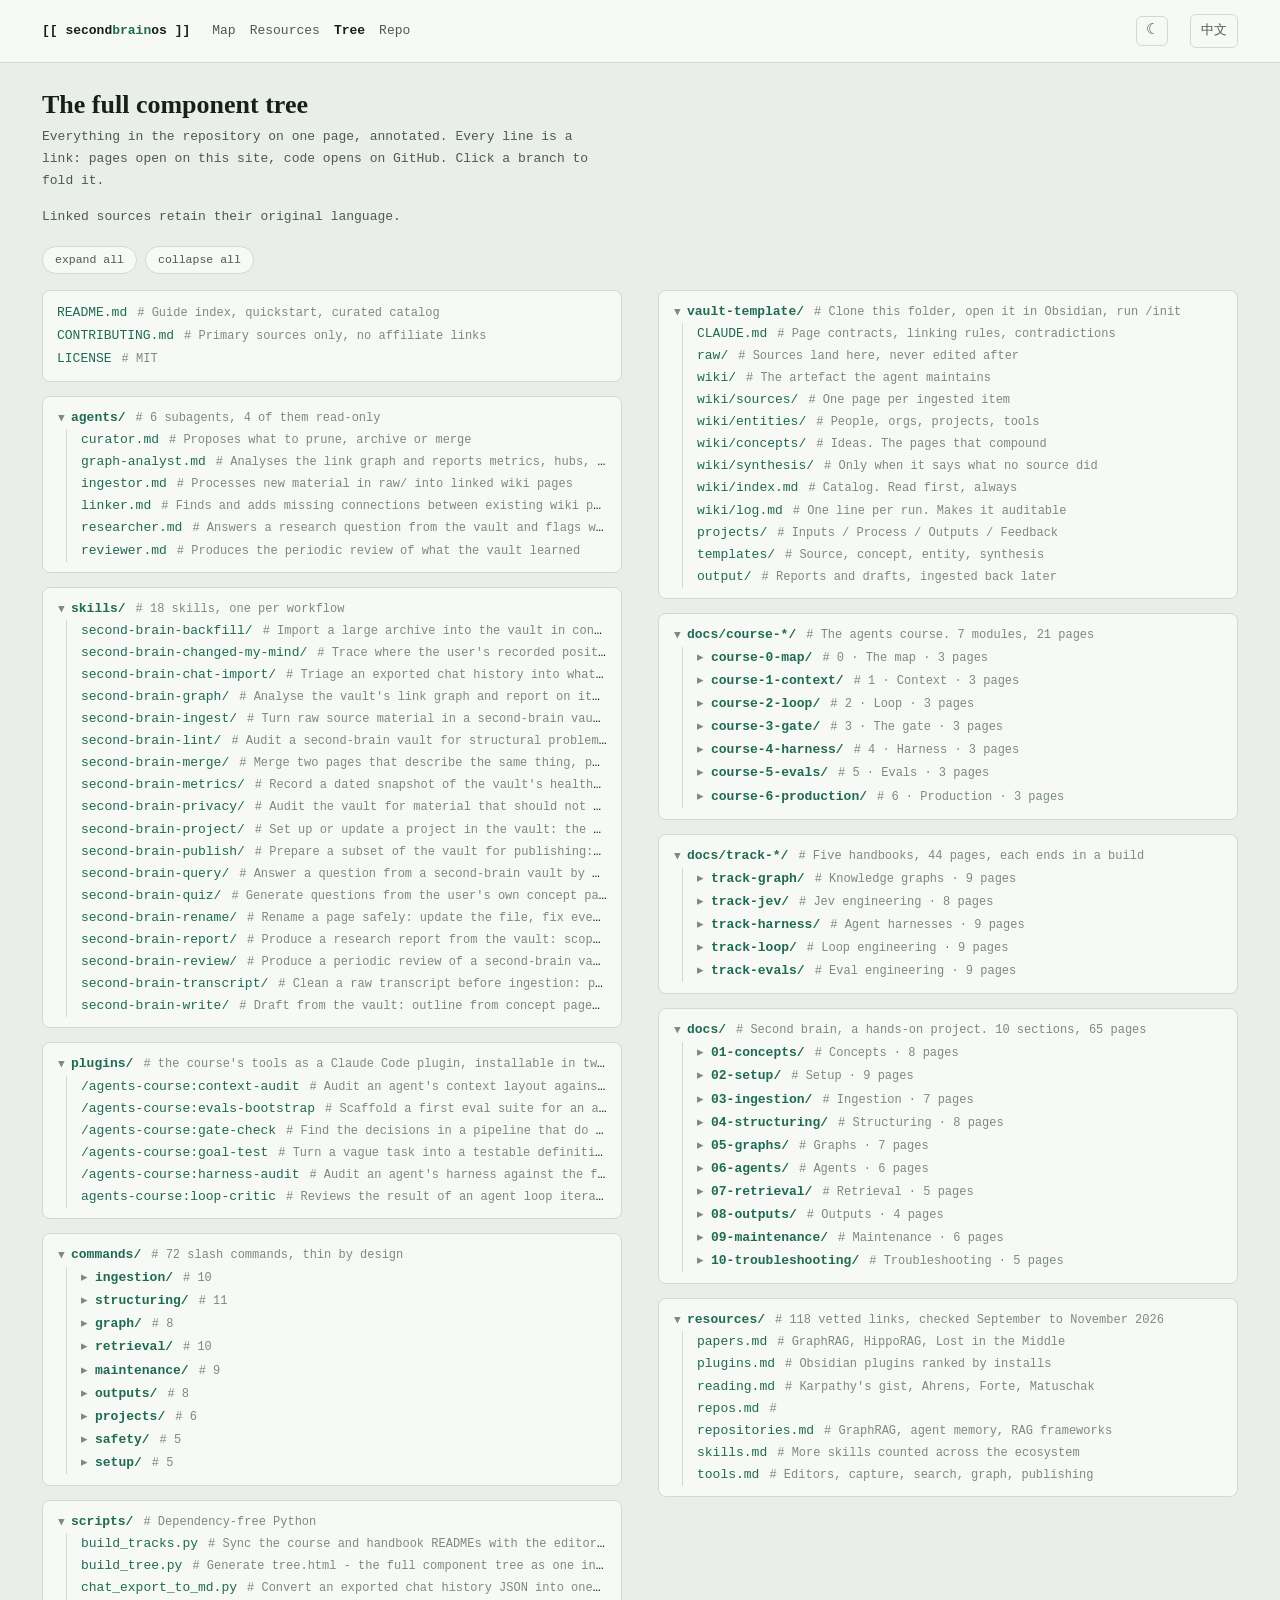
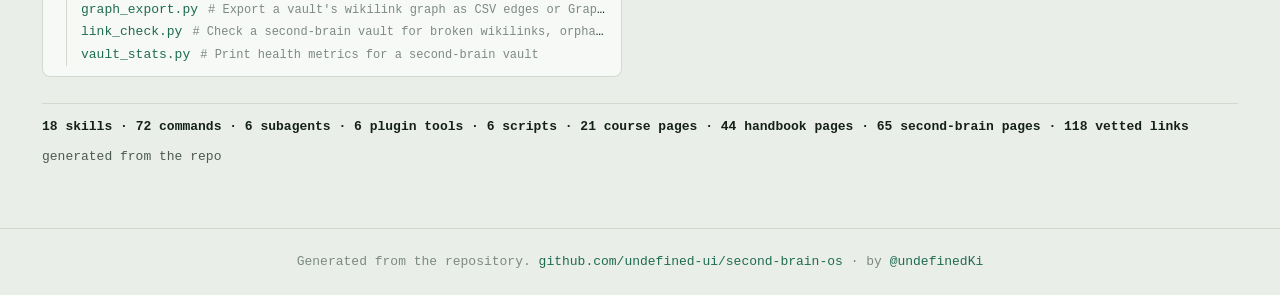
<file: tree.html>
<!DOCTYPE html><html lang="en"><head>
<meta charset="utf-8"><meta name="viewport" content="width=device-width,initial-scale=1">
<script>try{var t=JSON.parse(localStorage.getItem('sbos:theme'));if(t==='dark'||t==='light')document.documentElement.dataset.theme=t}catch(e){}</script><title data-i18n="The full component tree - Second Brain OS">The full component tree - Second Brain OS</title>
<meta name="description" content="Every component in second-brain-os on one page: the agents course, five handbooks, the second-brain project, skills, commands, agents, scripts and resources, each line a link.">
<link rel="icon" href="data:image/svg+xml,%3Csvg xmlns='http://www.w3.org/2000/svg' viewBox='0 0 32 32'%3E%3Crect width='32' height='32' rx='7' fill='%23F7F9F6'/%3E%3Crect x='.5' y='.5' width='31' height='31' rx='6.5' fill='none' stroke='%23D2DACF'/%3E%3Cpath d='M10 21 L16 11 L22 19 M16 11 L23 9' stroke='%231F6B52' stroke-width='1.6' fill='none'/%3E%3Ccircle cx='10' cy='21' r='3' fill='%23F7F9F6' stroke='%231F6B52' stroke-width='1.6'/%3E%3Ccircle cx='16' cy='11' r='3' fill='%23F7F9F6' stroke='%231F6B52' stroke-width='1.6'/%3E%3Ccircle cx='22' cy='19' r='3' fill='%23F7F9F6' stroke='%231F6B52' stroke-width='1.6'/%3E%3Ccircle cx='24' cy='8' r='2' fill='%231F6B52'/%3E%3C/svg%3E">
<style>
:root{--paper:#EAEEE9;--card:#F7F9F6;--ink:#15201B;--soft:#4B5A52;--faint:#7C8A82;
  --rule:#D2DACF;--accent:#1F6B52;--accent-bg:#E1EDE5;color-scheme:light}
/* dark: follows the system unless the visitor picked a theme */
@media (prefers-color-scheme:dark){:root:not([data-theme="light"]){--paper:#0F1513;--card:#171F1B;--ink:#E2E8E3;--soft:#A7B4AC;--faint:#7B8981;--rule:#29342F;--accent:#5DBB94;--accent-bg:#1B2C24;--num:#D4AC52;--paper-rgb:15,21,19;--on-accent:#0F1513;color-scheme:dark}}
:root[data-theme="dark"]{--paper:#0F1513;--card:#171F1B;--ink:#E2E8E3;--soft:#A7B4AC;--faint:#7B8981;--rule:#29342F;--accent:#5DBB94;--accent-bg:#1B2C24;--num:#D4AC52;--paper-rgb:15,21,19;--on-accent:#0F1513;color-scheme:dark}
.theme{font:15px/1 ui-monospace,Menlo,monospace;color:var(--soft);background:none;border:1px solid var(--rule);border-radius:6px;width:32px;height:30px;cursor:pointer;flex:none}
.theme:hover{color:var(--ink);border-color:var(--accent)}
*{box-sizing:border-box;margin:0;padding:0}
body{background:var(--paper);color:var(--ink);
  font:13px/1.7 ui-monospace,Menlo,Consolas,monospace}
a{color:var(--accent);text-decoration:none}
a:hover{text-decoration:underline}
header{border-bottom:1px solid var(--rule);background:var(--card)}
.bar{max-width:1240px;margin:0 auto;padding:14px 22px;display:flex;gap:22px;align-items:baseline}
.brand{font-weight:700;color:var(--ink)}
.brand span{color:var(--accent)}
nav{display:flex;gap:14px}
nav a{color:var(--soft)}nav a.on{color:var(--ink);font-weight:600}
.wrap{max-width:1240px;margin:0 auto;padding:26px 22px 60px}
h1{font:700 26px/1.2 Georgia,'Times New Roman',serif;margin-bottom:6px}
.lede{color:var(--soft);margin-bottom:14px;max-width:70ch}
.ctl{margin-bottom:16px;display:flex;gap:8px}
.ctl button{font:inherit;font-size:11.5px;color:var(--soft);background:var(--card);
  border:1px solid var(--rule);border-radius:99px;padding:3px 12px;cursor:pointer}
.ctl button:hover{border-color:var(--accent);color:var(--accent)}
.cols{columns:1;column-gap:36px}
@media(min-width:1080px){.cols{columns:2}}
.sec{break-inside:avoid;margin-bottom:14px;background:var(--card);
  border:1px solid var(--rule);border-radius:8px;padding:10px 14px}
details>summary{cursor:pointer;list-style:none;white-space:nowrap;overflow:hidden;
  text-overflow:ellipsis}
details>summary::before{content:'\25B8';color:var(--faint);margin-right:7px;
  display:inline-block;transition:transform .12s}
details[open]>summary::before{transform:rotate(90deg)}
summary a{font-weight:700}
.kids{margin-left:9px;padding-left:14px;border-left:1px solid var(--rule)}
.kids details{margin:1px 0}
.r{white-space:nowrap;overflow:hidden;text-overflow:ellipsis}
.r.top{margin:1px 0}
.c{color:var(--faint);margin-left:10px;font-size:12px}
.counts{margin-top:26px;border-top:1px solid var(--rule);padding-top:12px;
  color:var(--soft);display:flex;justify-content:space-between;flex-wrap:wrap;gap:8px}
.counts b{color:var(--ink);font-weight:600}
footer{border-top:1px solid var(--rule);padding:22px;text-align:center;color:var(--faint)}
</style><!-- Cloudflare Web Analytics --><script type='module' src='https://static.cloudflareinsights.com/beacon.min.js' data-cf-beacon='{"token": "251090521ca24c01bde87a953db3dea4"}'></script><!-- End Cloudflare Web Analytics -->
<link rel="stylesheet" href="assets/site/i18n.css?v=58b5bbe4c1">
<script src="assets/site/i18n.js?v=8cd2bad61d"></script>
<script src="assets/site/catalog-i18n.js?v=b2e3de8277"></script>
<script src="assets/site/graph-i18n.js?v=5842e24e9f"></script>
</head><body>
<header><div class="bar">
  <a class="brand" href="index.html">[[ second<span>brain</span>os ]]</a>
  <nav>
    <a href="index.html" data-i18n="Map">Map</a>
    <a href="resources.html" data-i18n="Resources">Resources</a>
    <a href="tree.html" class="on" data-i18n="Tree">Tree</a>
    <a href="https://github.com/undefined-ui/second-brain-os" data-i18n="Repo">Repo</a>
  </nav>
  <button class="theme" id="theme" data-i18n-aria-label="Switch between light and dark theme" aria-label="Switch between light and dark theme">&#9790;</button>
  <button class="language-toggle" type="button" data-language-toggle>中文</button>
</div></header>
<div class="wrap">
  <h1 data-i18n="The full component tree">The full component tree</h1>
  <p class="lede" data-i18n="Everything in the repository on one page, annotated. Every line is a link: pages open on this site, code opens on GitHub. Click a branch to fold it.">Everything in the repository on one page, annotated. Every line is a link: pages open on this site, code opens on GitHub. Click a branch to fold it.</p>
  <p class="content-language" data-i18n="Linked sources retain their original language.">Linked sources retain their original language.</p>
  <div class="ctl">
    <button data-i18n="expand all" onclick="document.querySelectorAll('details').forEach(d=>d.open=true)">expand all</button>
    <button data-i18n="collapse all" onclick="document.querySelectorAll('details').forEach(d=>d.open=false)">collapse all</button>
  </div>
  <div class="cols"><div class="sec"><div class="r top"><a href="https://github.com/undefined-ui/second-brain-os/blob/main/README.md">README.md</a><span class="c"># <span data-i18n="Guide index, quickstart, curated catalog">Guide index, quickstart, curated catalog</span></span></div><div class="r top"><a href="https://github.com/undefined-ui/second-brain-os/blob/main/CONTRIBUTING.md">CONTRIBUTING.md</a><span class="c"># <span data-i18n="Primary sources only, no affiliate links">Primary sources only, no affiliate links</span></span></div><div class="r top"><a href="https://github.com/undefined-ui/second-brain-os/blob/main/LICENSE">LICENSE</a><span class="c"># <span data-i18n="MIT">MIT</span></span></div></div><div class="sec"><details open><summary><a href="https://github.com/undefined-ui/second-brain-os/tree/main/agents"><span data-i18n="agents/">agents/</span></a><span class="c"># <span data-i18n="{count} subagents, 4 of them read-only" data-i18n-params='{&quot;count&quot;: 6}'>6 subagents, 4 of them read-only</span></span></summary><div class="kids"><div class="r "><a href="https://github.com/undefined-ui/second-brain-os/blob/main/agents/curator.md">curator.md</a><span class="c"># <span data-node-description="agent:curator">Proposes what to prune, archive or merge</span></span></div><div class="r "><a href="https://github.com/undefined-ui/second-brain-os/blob/main/agents/graph-analyst.md">graph-analyst.md</a><span class="c"># <span data-node-description="agent:graph-analyst">Analyses the link graph and reports metrics, hubs, bridges and clusters</span></span></div><div class="r "><a href="https://github.com/undefined-ui/second-brain-os/blob/main/agents/ingestor.md">ingestor.md</a><span class="c"># <span data-node-description="agent:ingestor">Processes new material in raw/ into linked wiki pages</span></span></div><div class="r "><a href="https://github.com/undefined-ui/second-brain-os/blob/main/agents/linker.md">linker.md</a><span class="c"># <span data-node-description="agent:linker">Finds and adds missing connections between existing wiki pages</span></span></div><div class="r "><a href="https://github.com/undefined-ui/second-brain-os/blob/main/agents/researcher.md">researcher.md</a><span class="c"># <span data-node-description="agent:researcher">Answers a research question from the vault and flags what is missing</span></span></div><div class="r "><a href="https://github.com/undefined-ui/second-brain-os/blob/main/agents/reviewer.md">reviewer.md</a><span class="c"># <span data-node-description="agent:reviewer">Produces the periodic review of what the vault learned</span></span></div></div></details></div><div class="sec"><details open><summary><a href="https://github.com/undefined-ui/second-brain-os/tree/main/skills"><span data-i18n="skills/">skills/</span></a><span class="c"># <span data-i18n="{count} skills, one per workflow" data-i18n-params='{&quot;count&quot;: 18}'>18 skills, one per workflow</span></span></summary><div class="kids"><div class="r "><a href="https://github.com/undefined-ui/second-brain-os/blob/main/skills/second-brain-backfill/SKILL.md">second-brain-backfill/</a><span class="c"># <span data-node-description="skill:second-brain-backfill">Import a large archive into the vault in controlled batches: triage wha…</span></span></div><div class="r "><a href="https://github.com/undefined-ui/second-brain-os/blob/main/skills/second-brain-changed-my-mind/SKILL.md">second-brain-changed-my-mind/</a><span class="c"># <span data-node-description="skill:second-brain-changed-my-mind">Trace where the user's recorded position on something has shifted: supe…</span></span></div><div class="r "><a href="https://github.com/undefined-ui/second-brain-os/blob/main/skills/second-brain-chat-import/SKILL.md">second-brain-chat-import/</a><span class="c"># <span data-node-description="skill:second-brain-chat-import">Triage an exported chat history into what to ingest, what to archive an…</span></span></div><div class="r "><a href="https://github.com/undefined-ui/second-brain-os/blob/main/skills/second-brain-graph/SKILL.md">second-brain-graph/</a><span class="c"># <span data-node-description="skill:second-brain-graph">Analyse the vault's link graph and report on its shape: orphan rate, av…</span></span></div><div class="r "><a href="https://github.com/undefined-ui/second-brain-os/blob/main/skills/second-brain-ingest/SKILL.md">second-brain-ingest/</a><span class="c"># <span data-node-description="skill:second-brain-ingest">Turn raw source material in a second-brain vault into linked wiki pages…</span></span></div><div class="r "><a href="https://github.com/undefined-ui/second-brain-os/blob/main/skills/second-brain-lint/SKILL.md">second-brain-lint/</a><span class="c"># <span data-node-description="skill:second-brain-lint">Audit a second-brain vault for structural problems and repair them: bro…</span></span></div><div class="r "><a href="https://github.com/undefined-ui/second-brain-os/blob/main/skills/second-brain-merge/SKILL.md">second-brain-merge/</a><span class="c"># <span data-node-description="skill:second-brain-merge">Merge two pages that describe the same thing, preserving every distinct…</span></span></div><div class="r "><a href="https://github.com/undefined-ui/second-brain-os/blob/main/skills/second-brain-metrics/SKILL.md">second-brain-metrics/</a><span class="c"># <span data-node-description="skill:second-brain-metrics">Record a dated snapshot of the vault's health numbers and compare again…</span></span></div><div class="r "><a href="https://github.com/undefined-ui/second-brain-os/blob/main/skills/second-brain-privacy/SKILL.md">second-brain-privacy/</a><span class="c"># <span data-node-description="skill:second-brain-privacy">Audit the vault for material that should not be in it: credentials, oth…</span></span></div><div class="r "><a href="https://github.com/undefined-ui/second-brain-os/blob/main/skills/second-brain-project/SKILL.md">second-brain-project/</a><span class="c"># <span data-node-description="skill:second-brain-project">Set up or update a project in the vault: the four-stage folder pipeline…</span></span></div><div class="r "><a href="https://github.com/undefined-ui/second-brain-os/blob/main/skills/second-brain-publish/SKILL.md">second-brain-publish/</a><span class="c"># <span data-node-description="skill:second-brain-publish">Prepare a subset of the vault for publishing: check opt-in flags, find …</span></span></div><div class="r "><a href="https://github.com/undefined-ui/second-brain-os/blob/main/skills/second-brain-query/SKILL.md">second-brain-query/</a><span class="c"># <span data-node-description="skill:second-brain-query">Answer a question from a second-brain vault by reading its own pages, c…</span></span></div><div class="r "><a href="https://github.com/undefined-ui/second-brain-os/blob/main/skills/second-brain-quiz/SKILL.md">second-brain-quiz/</a><span class="c"># <span data-node-description="skill:second-brain-quiz">Generate questions from the user's own concept pages so they can find o…</span></span></div><div class="r "><a href="https://github.com/undefined-ui/second-brain-os/blob/main/skills/second-brain-rename/SKILL.md">second-brain-rename/</a><span class="c"># <span data-node-description="skill:second-brain-rename">Rename a page safely: update the file, fix every inbound wikilink, add …</span></span></div><div class="r "><a href="https://github.com/undefined-ui/second-brain-os/blob/main/skills/second-brain-report/SKILL.md">second-brain-report/</a><span class="c"># <span data-node-description="skill:second-brain-report">Produce a research report from the vault: scope the question against ex…</span></span></div><div class="r "><a href="https://github.com/undefined-ui/second-brain-os/blob/main/skills/second-brain-review/SKILL.md">second-brain-review/</a><span class="c"># <span data-node-description="skill:second-brain-review">Produce a periodic review of a second-brain vault: what was added, whic…</span></span></div><div class="r "><a href="https://github.com/undefined-ui/second-brain-os/blob/main/skills/second-brain-transcript/SKILL.md">second-brain-transcript/</a><span class="c"># <span data-node-description="skill:second-brain-transcript">Clean a raw transcript before ingestion: punctuate, paragraph, label sp…</span></span></div><div class="r "><a href="https://github.com/undefined-ui/second-brain-os/blob/main/skills/second-brain-write/SKILL.md">second-brain-write/</a><span class="c"># <span data-node-description="skill:second-brain-write">Draft from the vault: outline from concept pages, keep citations to the…</span></span></div></div></details></div><div class="sec"><details open><summary><a href="https://github.com/undefined-ui/second-brain-os/tree/main/plugins"><span data-i18n="plugins/">plugins/</span></a><span class="c"># <span data-i18n="the course&#x27;s tools as a Claude Code plugin, installable in two commands">the course's tools as a Claude Code plugin, installable in two commands</span></span></summary><div class="kids"><div class="r "><a href="https://github.com/undefined-ui/second-brain-os/blob/main/plugins/agents-course/skills/context-audit/SKILL.md">/agents-course:context-audit</a><span class="c"># <span data-node-description="plug:context-audit">Audit an agent's context layout against the four places: system prompt,…</span></span></div><div class="r "><a href="https://github.com/undefined-ui/second-brain-os/blob/main/plugins/agents-course/skills/evals-bootstrap/SKILL.md">/agents-course:evals-bootstrap</a><span class="c"># <span data-node-description="plug:evals-bootstrap">Scaffold a first eval suite for an agent: mine real failures into cases…</span></span></div><div class="r "><a href="https://github.com/undefined-ui/second-brain-os/blob/main/plugins/agents-course/skills/gate-check/SKILL.md">/agents-course:gate-check</a><span class="c"># <span data-node-description="plug:gate-check">Find the decisions in a pipeline that do not need the expensive model a…</span></span></div><div class="r "><a href="https://github.com/undefined-ui/second-brain-os/blob/main/plugins/agents-course/skills/goal-test/SKILL.md">/agents-course:goal-test</a><span class="c"># <span data-node-description="plug:goal-test">Turn a vague task into a testable definition of done and generate an ex…</span></span></div><div class="r "><a href="https://github.com/undefined-ui/second-brain-os/blob/main/plugins/agents-course/skills/harness-audit/SKILL.md">/agents-course:harness-audit</a><span class="c"># <span data-node-description="plug:harness-audit">Audit an agent's harness against the four rings: containment, guides, s…</span></span></div><div class="r "><a href="https://github.com/undefined-ui/second-brain-os/blob/main/plugins/agents-course/agents/loop-critic.md">agents-course:loop-critic</a><span class="c"># <span data-node-description="plug:loop-critic">Reviews the result of an agent loop iteration in a clean context: check…</span></span></div></div></details></div><div class="sec"><details open><summary><a href="https://github.com/undefined-ui/second-brain-os/tree/main/commands">commands/</a><span class="c"># <span data-i18n="{count} slash commands, thin by design" data-i18n-params='{&quot;count&quot;: 72}'>72 slash commands, thin by design</span></span></summary><div class="kids"><details><summary><a href="https://github.com/undefined-ui/second-brain-os/tree/main/commands"><span data-i18n="ingestion/">ingestion/</span></a><span class="c"># <span data-i18n="10">10</span></span></summary><div class="kids"><div class="r "><a href="https://github.com/undefined-ui/second-brain-os/blob/main/commands/ingest.md">/ingest</a><span class="c"># <span data-node-description="cmd:ingest">Ingest new material from raw/ into the wiki</span></span></div><div class="r "><a href="https://github.com/undefined-ui/second-brain-os/blob/main/commands/ingest-url.md">/ingest-url</a><span class="c"># <span data-node-description="cmd:ingest-url">Clip and ingest a web page</span></span></div><div class="r "><a href="https://github.com/undefined-ui/second-brain-os/blob/main/commands/ingest-youtube.md">/ingest-youtube</a><span class="c"># <span data-node-description="cmd:ingest-youtube">Ingest a video or podcast transcript</span></span></div><div class="r "><a href="https://github.com/undefined-ui/second-brain-os/blob/main/commands/ingest-pdf.md">/ingest-pdf</a><span class="c"># <span data-node-description="cmd:ingest-pdf">Ingest a PDF</span></span></div><div class="r "><a href="https://github.com/undefined-ui/second-brain-os/blob/main/commands/ingest-paper.md">/ingest-paper</a><span class="c"># <span data-node-description="cmd:ingest-paper">Ingest an academic paper</span></span></div><div class="r "><a href="https://github.com/undefined-ui/second-brain-os/blob/main/commands/ingest-chats.md">/ingest-chats</a><span class="c"># <span data-node-description="cmd:ingest-chats">Import an exported chat history</span></span></div><div class="r "><a href="https://github.com/undefined-ui/second-brain-os/blob/main/commands/ingest-voice.md">/ingest-voice</a><span class="c"># <span data-node-description="cmd:ingest-voice">Ingest a voice note</span></span></div><div class="r "><a href="https://github.com/undefined-ui/second-brain-os/blob/main/commands/ingest-newsletter.md">/ingest-newsletter</a><span class="c"># <span data-node-description="cmd:ingest-newsletter">Ingest newsletters without duplicating</span></span></div><div class="r "><a href="https://github.com/undefined-ui/second-brain-os/blob/main/commands/ingest-highlights.md">/ingest-highlights</a><span class="c"># <span data-node-description="cmd:ingest-highlights">Ingest book or article highlights</span></span></div><div class="r "><a href="https://github.com/undefined-ui/second-brain-os/blob/main/commands/backfill.md">/backfill</a><span class="c"># <span data-node-description="cmd:backfill">Bulk import an archive in batches</span></span></div></div></details><details><summary><a href="https://github.com/undefined-ui/second-brain-os/tree/main/commands"><span data-i18n="structuring/">structuring/</span></a><span class="c"># <span data-i18n="11">11</span></span></summary><div class="kids"><div class="r "><a href="https://github.com/undefined-ui/second-brain-os/blob/main/commands/link.md">/link</a><span class="c"># <span data-node-description="cmd:link">Find and add missing connections</span></span></div><div class="r "><a href="https://github.com/undefined-ui/second-brain-os/blob/main/commands/dedupe.md">/dedupe</a><span class="c"># <span data-node-description="cmd:dedupe">Find near-duplicate pages</span></span></div><div class="r "><a href="https://github.com/undefined-ui/second-brain-os/blob/main/commands/merge.md">/merge</a><span class="c"># <span data-node-description="cmd:merge">Merge two pages</span></span></div><div class="r "><a href="https://github.com/undefined-ui/second-brain-os/blob/main/commands/rename.md">/rename</a><span class="c"># <span data-node-description="cmd:rename">Rename a page and fix every link</span></span></div><div class="r "><a href="https://github.com/undefined-ui/second-brain-os/blob/main/commands/split.md">/split</a><span class="c"># <span data-node-description="cmd:split">Split an overloaded page</span></span></div><div class="r "><a href="https://github.com/undefined-ui/second-brain-os/blob/main/commands/retype.md">/retype</a><span class="c"># <span data-node-description="cmd:retype">Fix a page's type</span></span></div><div class="r "><a href="https://github.com/undefined-ui/second-brain-os/blob/main/commands/schema.md">/schema</a><span class="c"># <span data-node-description="cmd:schema">Check frontmatter against the schema</span></span></div><div class="r "><a href="https://github.com/undefined-ui/second-brain-os/blob/main/commands/tags.md">/tags</a><span class="c"># <span data-node-description="cmd:tags">Audit the tag vocabulary</span></span></div><div class="r "><a href="https://github.com/undefined-ui/second-brain-os/blob/main/commands/aliases.md">/aliases</a><span class="c"># <span data-node-description="cmd:aliases">Find missing aliases</span></span></div><div class="r "><a href="https://github.com/undefined-ui/second-brain-os/blob/main/commands/contradictions.md">/contradictions</a><span class="c"># <span data-node-description="cmd:contradictions">List unresolved contradictions</span></span></div><div class="r "><a href="https://github.com/undefined-ui/second-brain-os/blob/main/commands/index.md">/index</a><span class="c"># <span data-node-description="cmd:index">Rebuild the index</span></span></div></div></details><details><summary><a href="https://github.com/undefined-ui/second-brain-os/tree/main/commands"><span data-i18n="graph/">graph/</span></a><span class="c"># <span data-i18n="8">8</span></span></summary><div class="kids"><div class="r "><a href="https://github.com/undefined-ui/second-brain-os/blob/main/commands/graph.md">/graph</a><span class="c"># <span data-node-description="cmd:graph">Report the shape of the graph</span></span></div><div class="r "><a href="https://github.com/undefined-ui/second-brain-os/blob/main/commands/graph-export.md">/graph-export</a><span class="c"># <span data-node-description="cmd:graph-export">Export the graph for outside analysis</span></span></div><div class="r "><a href="https://github.com/undefined-ui/second-brain-os/blob/main/commands/orphans.md">/orphans</a><span class="c"># <span data-node-description="cmd:orphans">Find unreachable pages</span></span></div><div class="r "><a href="https://github.com/undefined-ui/second-brain-os/blob/main/commands/hubs.md">/hubs</a><span class="c"># <span data-node-description="cmd:hubs">Find pages that swallowed the graph</span></span></div><div class="r "><a href="https://github.com/undefined-ui/second-brain-os/blob/main/commands/bridges.md">/bridges</a><span class="c"># <span data-node-description="cmd:bridges">Find the pages holding the graph together</span></span></div><div class="r "><a href="https://github.com/undefined-ui/second-brain-os/blob/main/commands/clusters.md">/clusters</a><span class="c"># <span data-node-description="cmd:clusters">Show what the vault is actually about</span></span></div><div class="r "><a href="https://github.com/undefined-ui/second-brain-os/blob/main/commands/typed-links.md">/typed-links</a><span class="c"># <span data-node-description="cmd:typed-links">Add relation types where they matter</span></span></div><div class="r "><a href="https://github.com/undefined-ui/second-brain-os/blob/main/commands/stale.md">/stale</a><span class="c"># <span data-node-description="cmd:stale">Find concept pages nobody has touched</span></span></div></div></details><details><summary><a href="https://github.com/undefined-ui/second-brain-os/tree/main/commands"><span data-i18n="retrieval/">retrieval/</span></a><span class="c"># <span data-i18n="10">10</span></span></summary><div class="kids"><div class="r "><a href="https://github.com/undefined-ui/second-brain-os/blob/main/commands/ask.md">/ask</a><span class="c"># <span data-node-description="cmd:ask">Ask a question answered only from the vault</span></span></div><div class="r "><a href="https://github.com/undefined-ui/second-brain-os/blob/main/commands/know.md">/know</a><span class="c"># <span data-node-description="cmd:know">What do I know about a topic</span></span></div><div class="r "><a href="https://github.com/undefined-ui/second-brain-os/blob/main/commands/connect.md">/connect</a><span class="c"># <span data-node-description="cmd:connect">Find the path between two ideas</span></span></div><div class="r "><a href="https://github.com/undefined-ui/second-brain-os/blob/main/commands/compare.md">/compare</a><span class="c"># <span data-node-description="cmd:compare">Compare two things from your own sources</span></span></div><div class="r "><a href="https://github.com/undefined-ui/second-brain-os/blob/main/commands/sources.md">/sources</a><span class="c"># <span data-node-description="cmd:sources">Show what a claim rests on</span></span></div><div class="r "><a href="https://github.com/undefined-ui/second-brain-os/blob/main/commands/gaps.md">/gaps</a><span class="c"># <span data-node-description="cmd:gaps">What is missing from my understanding</span></span></div><div class="r "><a href="https://github.com/undefined-ui/second-brain-os/blob/main/commands/contradicts.md">/contradicts</a><span class="c"># <span data-node-description="cmd:contradicts">Argue against me</span></span></div><div class="r "><a href="https://github.com/undefined-ui/second-brain-os/blob/main/commands/timeline.md">/timeline</a><span class="c"># <span data-node-description="cmd:timeline">How my sources developed over time</span></span></div><div class="r "><a href="https://github.com/undefined-ui/second-brain-os/blob/main/commands/trace.md">/trace</a><span class="c"># <span data-node-description="cmd:trace">Show which pages an answer used</span></span></div><div class="r "><a href="https://github.com/undefined-ui/second-brain-os/blob/main/commands/changed-my-mind.md">/changed-my-mind</a><span class="c"># <span data-node-description="cmd:changed-my-mind">What I have revised</span></span></div></div></details><details><summary><a href="https://github.com/undefined-ui/second-brain-os/tree/main/commands"><span data-i18n="maintenance/">maintenance/</span></a><span class="c"># <span data-i18n="9">9</span></span></summary><div class="kids"><div class="r "><a href="https://github.com/undefined-ui/second-brain-os/blob/main/commands/lint.md">/lint</a><span class="c"># <span data-node-description="cmd:lint">Audit structure and repair what is mechanical</span></span></div><div class="r "><a href="https://github.com/undefined-ui/second-brain-os/blob/main/commands/health.md">/health</a><span class="c"># <span data-node-description="cmd:health">Quick health check</span></span></div><div class="r "><a href="https://github.com/undefined-ui/second-brain-os/blob/main/commands/metrics.md">/metrics</a><span class="c"># <span data-node-description="cmd:metrics">Record a dated metrics snapshot</span></span></div><div class="r "><a href="https://github.com/undefined-ui/second-brain-os/blob/main/commands/review.md">/review</a><span class="c"># <span data-node-description="cmd:review">Periodic review of what the vault learned</span></span></div><div class="r "><a href="https://github.com/undefined-ui/second-brain-os/blob/main/commands/weekly.md">/weekly</a><span class="c"># <span data-node-description="cmd:weekly">The weekly review</span></span></div><div class="r "><a href="https://github.com/undefined-ui/second-brain-os/blob/main/commands/monthly.md">/monthly</a><span class="c"># <span data-node-description="cmd:monthly">The monthly structural review</span></span></div><div class="r "><a href="https://github.com/undefined-ui/second-brain-os/blob/main/commands/prune.md">/prune</a><span class="c"># <span data-node-description="cmd:prune">Find what is safe to remove</span></span></div><div class="r "><a href="https://github.com/undefined-ui/second-brain-os/blob/main/commands/archive.md">/archive</a><span class="c"># <span data-node-description="cmd:archive">Move cold material out of the wiki</span></span></div><div class="r "><a href="https://github.com/undefined-ui/second-brain-os/blob/main/commands/commit.md">/commit</a><span class="c"># <span data-node-description="cmd:commit">Commit the current state with a useful message</span></span></div></div></details><details><summary><a href="https://github.com/undefined-ui/second-brain-os/tree/main/commands"><span data-i18n="outputs/">outputs/</span></a><span class="c"># <span data-i18n="8">8</span></span></summary><div class="kids"><div class="r "><a href="https://github.com/undefined-ui/second-brain-os/blob/main/commands/outline.md">/outline</a><span class="c"># <span data-node-description="cmd:outline">Outline a piece from your concept pages</span></span></div><div class="r "><a href="https://github.com/undefined-ui/second-brain-os/blob/main/commands/draft.md">/draft</a><span class="c"># <span data-node-description="cmd:draft">Draft from the vault</span></span></div><div class="r "><a href="https://github.com/undefined-ui/second-brain-os/blob/main/commands/report.md">/report</a><span class="c"># <span data-node-description="cmd:report">Write a research report</span></span></div><div class="r "><a href="https://github.com/undefined-ui/second-brain-os/blob/main/commands/publish.md">/publish</a><span class="c"># <span data-node-description="cmd:publish">Check what is safe to publish</span></span></div><div class="r "><a href="https://github.com/undefined-ui/second-brain-os/blob/main/commands/export.md">/export</a><span class="c"># <span data-node-description="cmd:export">Export a page or set of pages</span></span></div><div class="r "><a href="https://github.com/undefined-ui/second-brain-os/blob/main/commands/quiz.md">/quiz</a><span class="c"># <span data-node-description="cmd:quiz">Test yourself on your own pages</span></span></div><div class="r "><a href="https://github.com/undefined-ui/second-brain-os/blob/main/commands/explain.md">/explain</a><span class="c"># <span data-node-description="cmd:explain">Explain it back and find the gaps</span></span></div><div class="r "><a href="https://github.com/undefined-ui/second-brain-os/blob/main/commands/ingest-mine.md">/ingest-mine</a><span class="c"># <span data-node-description="cmd:ingest-mine">Ingest your own finished work</span></span></div></div></details><details><summary><a href="https://github.com/undefined-ui/second-brain-os/tree/main/commands"><span data-i18n="projects/">projects/</span></a><span class="c"># <span data-i18n="6">6</span></span></summary><div class="kids"><div class="r "><a href="https://github.com/undefined-ui/second-brain-os/blob/main/commands/project.md">/project</a><span class="c"># <span data-node-description="cmd:project">Create a project</span></span></div><div class="r "><a href="https://github.com/undefined-ui/second-brain-os/blob/main/commands/project-status.md">/project-status</a><span class="c"># <span data-node-description="cmd:project-status">Where a project stands</span></span></div><div class="r "><a href="https://github.com/undefined-ui/second-brain-os/blob/main/commands/decisions.md">/decisions</a><span class="c"># <span data-node-description="cmd:decisions">List decisions made</span></span></div><div class="r "><a href="https://github.com/undefined-ui/second-brain-os/blob/main/commands/commitments.md">/commitments</a><span class="c"># <span data-node-description="cmd:commitments">List open commitments</span></span></div><div class="r "><a href="https://github.com/undefined-ui/second-brain-os/blob/main/commands/handoff.md">/handoff</a><span class="c"># <span data-node-description="cmd:handoff">Prepare a handoff brief</span></span></div><div class="r "><a href="https://github.com/undefined-ui/second-brain-os/blob/main/commands/scope.md">/scope</a><span class="c"># <span data-node-description="cmd:scope">Pull knowledge into a project</span></span></div></div></details><details><summary><a href="https://github.com/undefined-ui/second-brain-os/tree/main/commands"><span data-i18n="safety/">safety/</span></a><span class="c"># <span data-i18n="5">5</span></span></summary><div class="kids"><div class="r "><a href="https://github.com/undefined-ui/second-brain-os/blob/main/commands/privacy.md">/privacy</a><span class="c"># <span data-node-description="cmd:privacy">Audit what should not be in the vault</span></span></div><div class="r "><a href="https://github.com/undefined-ui/second-brain-os/blob/main/commands/secrets.md">/secrets</a><span class="c"># <span data-node-description="cmd:secrets">Scan for credentials</span></span></div><div class="r "><a href="https://github.com/undefined-ui/second-brain-os/blob/main/commands/dry-run.md">/dry-run</a><span class="c"># <span data-node-description="cmd:dry-run">Preview a run without writing</span></span></div><div class="r "><a href="https://github.com/undefined-ui/second-brain-os/blob/main/commands/rollback.md">/rollback</a><span class="c"># <span data-node-description="cmd:rollback">Undo the last run</span></span></div><div class="r "><a href="https://github.com/undefined-ui/second-brain-os/blob/main/commands/audit.md">/audit</a><span class="c"># <span data-node-description="cmd:audit">Audit what an agent did</span></span></div></div></details><details><summary><a href="https://github.com/undefined-ui/second-brain-os/tree/main/commands"><span data-i18n="setup/">setup/</span></a><span class="c"># <span data-i18n="5">5</span></span></summary><div class="kids"><div class="r "><a href="https://github.com/undefined-ui/second-brain-os/blob/main/commands/init.md">/init</a><span class="c"># <span data-node-description="cmd:init">Scaffold a new vault</span></span></div><div class="r "><a href="https://github.com/undefined-ui/second-brain-os/blob/main/commands/claude-md.md">/claude-md</a><span class="c"># <span data-node-description="cmd:claude-md">Build or update your CLAUDE.md</span></span></div><div class="r "><a href="https://github.com/undefined-ui/second-brain-os/blob/main/commands/install.md">/install</a><span class="c"># <span data-node-description="cmd:install">Install the skills, commands and agents</span></span></div><div class="r "><a href="https://github.com/undefined-ui/second-brain-os/blob/main/commands/doctor.md">/doctor</a><span class="c"># <span data-node-description="cmd:doctor">Check the setup is working</span></span></div><div class="r "><a href="https://github.com/undefined-ui/second-brain-os/blob/main/commands/schedule.md">/schedule</a><span class="c"># <span data-node-description="cmd:schedule">Set up scheduled maintenance</span></span></div></div></details></div></details></div><div class="sec"><details open><summary><a href="https://github.com/undefined-ui/second-brain-os/tree/main/scripts"><span data-i18n="scripts/">scripts/</span></a><span class="c"># <span data-i18n="Dependency-free Python">Dependency-free Python</span></span></summary><div class="kids"><div class="r "><a href="https://github.com/undefined-ui/second-brain-os/blob/main/scripts/build_tracks.py">build_tracks.py</a><span class="c"># <span data-i18n="Sync the course and handbook READMEs with the editorial order below">Sync the course and handbook READMEs with the editorial order below</span></span></div><div class="r "><a href="https://github.com/undefined-ui/second-brain-os/blob/main/scripts/build_tree.py">build_tree.py</a><span class="c"># <span data-i18n="Generate tree.html - the full component tree as one interactive page">Generate tree.html - the full component tree as one interactive page</span></span></div><div class="r "><a href="https://github.com/undefined-ui/second-brain-os/blob/main/scripts/chat_export_to_md.py">chat_export_to_md.py</a><span class="c"># <span data-node-description="script:chat_export_to_md.py">Convert an exported chat history JSON into one markdown file per conver…</span></span></div><div class="r "><a href="https://github.com/undefined-ui/second-brain-os/blob/main/scripts/graph_export.py">graph_export.py</a><span class="c"># <span data-node-description="script:graph_export.py">Export a vault's wikilink graph as CSV edges or GraphML</span></span></div><div class="r "><a href="https://github.com/undefined-ui/second-brain-os/blob/main/scripts/link_check.py">link_check.py</a><span class="c"># <span data-node-description="script:link_check.py">Check a second-brain vault for broken wikilinks, orphan pages and stubs</span></span></div><div class="r "><a href="https://github.com/undefined-ui/second-brain-os/blob/main/scripts/vault_stats.py">vault_stats.py</a><span class="c"># <span data-node-description="script:vault_stats.py">Print health metrics for a second-brain vault</span></span></div></div></details></div><div class="sec"><details open><summary><a href="https://github.com/undefined-ui/second-brain-os/tree/main/vault-template"><span data-i18n="vault-template/">vault-template/</span></a><span class="c"># <span data-i18n="Clone this folder, open it in Obsidian, run /init">Clone this folder, open it in Obsidian, run /init</span></span></summary><div class="kids"><div class="r "><a href="https://github.com/undefined-ui/second-brain-os/blob/main/vault-template/CLAUDE.md">CLAUDE.md</a><span class="c"># <span data-i18n="Page contracts, linking rules, contradictions">Page contracts, linking rules, contradictions</span></span></div><div class="r "><a href="https://github.com/undefined-ui/second-brain-os/tree/main/vault-template/raw">raw/</a><span class="c"># <span data-i18n="Sources land here, never edited after">Sources land here, never edited after</span></span></div><div class="r "><a href="https://github.com/undefined-ui/second-brain-os/tree/main/vault-template/wiki">wiki/</a><span class="c"># <span data-i18n="The artefact the agent maintains">The artefact the agent maintains</span></span></div><div class="r "><a href="https://github.com/undefined-ui/second-brain-os/tree/main/vault-template/wiki/sources">wiki/sources/</a><span class="c"># <span data-i18n="One page per ingested item">One page per ingested item</span></span></div><div class="r "><a href="https://github.com/undefined-ui/second-brain-os/tree/main/vault-template/wiki/entities">wiki/entities/</a><span class="c"># <span data-i18n="People, orgs, projects, tools">People, orgs, projects, tools</span></span></div><div class="r "><a href="https://github.com/undefined-ui/second-brain-os/tree/main/vault-template/wiki/concepts">wiki/concepts/</a><span class="c"># <span data-i18n="Ideas. The pages that compound">Ideas. The pages that compound</span></span></div><div class="r "><a href="https://github.com/undefined-ui/second-brain-os/tree/main/vault-template/wiki/synthesis">wiki/synthesis/</a><span class="c"># <span data-i18n="Only when it says what no source did">Only when it says what no source did</span></span></div><div class="r "><a href="https://github.com/undefined-ui/second-brain-os/blob/main/vault-template/wiki/index.md">wiki/index.md</a><span class="c"># <span data-i18n="Catalog. Read first, always">Catalog. Read first, always</span></span></div><div class="r "><a href="https://github.com/undefined-ui/second-brain-os/blob/main/vault-template/wiki/log.md">wiki/log.md</a><span class="c"># <span data-i18n="One line per run. Makes it auditable">One line per run. Makes it auditable</span></span></div><div class="r "><a href="https://github.com/undefined-ui/second-brain-os/tree/main/vault-template/projects">projects/</a><span class="c"># <span data-i18n="Inputs / Process / Outputs / Feedback">Inputs / Process / Outputs / Feedback</span></span></div><div class="r "><a href="https://github.com/undefined-ui/second-brain-os/tree/main/vault-template/templates">templates/</a><span class="c"># <span data-i18n="Source, concept, entity, synthesis">Source, concept, entity, synthesis</span></span></div><div class="r "><a href="https://github.com/undefined-ui/second-brain-os/tree/main/vault-template/output">output/</a><span class="c"># <span data-i18n="Reports and drafts, ingested back later">Reports and drafts, ingested back later</span></span></div></div></details></div><div class="sec"><details open><summary><a href="index.html">docs/course-*/</a><span class="c"># <span data-i18n="The agents course. 7 modules, {count} pages" data-i18n-params='{&quot;count&quot;: 21}'>The agents course. 7 modules, 21 pages</span></span></summary><div class="kids"><details><summary><a href="index.html#course-0-map/what-an-agent-is"><span data-i18n="course-0-map/">course-0-map/</span></a><span class="c"># <span data-node-label="sec:course-0-map">0 · The map</span> · <span data-i18n="{count} pages" data-i18n-params='{&quot;count&quot;: 3}'>3 pages</span></span></summary><div class="kids"><div class="r "><a href="index.html#course-0-map/what-an-agent-is">what-an-agent-is.md</a><span class="c"># <span data-node-label="course-0-map/what-an-agent-is">What an agent is</span></span></div><div class="r "><a href="index.html#course-0-map/five-layers">five-layers.md</a><span class="c"># <span data-node-label="course-0-map/five-layers">Five layers, one system</span></span></div><div class="r "><a href="index.html#course-0-map/agents-or-workflows">agents-or-workflows.md</a><span class="c"># <span data-node-label="course-0-map/agents-or-workflows">Agents or workflows</span></span></div></div></details><details><summary><a href="index.html#course-1-context/how-models-read"><span data-i18n="course-1-context/">course-1-context/</span></a><span class="c"># <span data-node-label="sec:course-1-context">1 · Context</span> · <span data-i18n="{count} pages" data-i18n-params='{&quot;count&quot;: 3}'>3 pages</span></span></summary><div class="kids"><div class="r "><a href="index.html#course-1-context/how-models-read">how-models-read.md</a><span class="c"># <span data-node-label="course-1-context/how-models-read">How models read context</span></span></div><div class="r "><a href="index.html#course-1-context/the-four-places">the-four-places.md</a><span class="c"># <span data-node-label="course-1-context/the-four-places">The four places</span></span></div><div class="r "><a href="index.html#course-1-context/context-practice">context-practice.md</a><span class="c"># <span data-node-label="course-1-context/context-practice">Context in practice</span></span></div></div></details><details><summary><a href="index.html#course-2-loop/loops-vs-workflows"><span data-i18n="course-2-loop/">course-2-loop/</span></a><span class="c"># <span data-node-label="sec:course-2-loop">2 · Loop</span> · <span data-i18n="{count} pages" data-i18n-params='{&quot;count&quot;: 3}'>3 pages</span></span></summary><div class="kids"><div class="r "><a href="index.html#course-2-loop/loops-vs-workflows">loops-vs-workflows.md</a><span class="c"># <span data-node-label="course-2-loop/loops-vs-workflows">Loops versus workflows</span></span></div><div class="r "><a href="index.html#course-2-loop/the-four-parts">the-four-parts.md</a><span class="c"># <span data-node-label="course-2-loop/the-four-parts">The four parts of a loop</span></span></div><div class="r "><a href="index.html#course-2-loop/loop-practice">loop-practice.md</a><span class="c"># <span data-node-label="course-2-loop/loop-practice">Loop practice: filter, loop, fall back</span></span></div></div></details><details><summary><a href="index.html#course-3-gate/cheap-decisions"><span data-i18n="course-3-gate/">course-3-gate/</span></a><span class="c"># <span data-node-label="sec:course-3-gate">3 · The gate</span> · <span data-i18n="{count} pages" data-i18n-params='{&quot;count&quot;: 3}'>3 pages</span></span></summary><div class="kids"><div class="r "><a href="index.html#course-3-gate/cheap-decisions">cheap-decisions.md</a><span class="c"># <span data-node-label="course-3-gate/cheap-decisions">Cheap Decisions</span></span></div><div class="r "><a href="index.html#course-3-gate/gates-in-practice">gates-in-practice.md</a><span class="c"># <span data-node-label="course-3-gate/gates-in-practice">Gates in Practice</span></span></div><div class="r "><a href="index.html#course-3-gate/gate-practice">gate-practice.md</a><span class="c"># <span data-node-label="course-3-gate/gate-practice">Gate Practice</span></span></div></div></details><details><summary><a href="index.html#course-4-harness/the-office"><span data-i18n="course-4-harness/">course-4-harness/</span></a><span class="c"># <span data-node-label="sec:course-4-harness">4 · Harness</span> · <span data-i18n="{count} pages" data-i18n-params='{&quot;count&quot;: 3}'>3 pages</span></span></summary><div class="kids"><div class="r "><a href="index.html#course-4-harness/the-office">the-office.md</a><span class="c"># <span data-node-label="course-4-harness/the-office">The Office</span></span></div><div class="r "><a href="index.html#course-4-harness/the-four-rings">the-four-rings.md</a><span class="c"># <span data-node-label="course-4-harness/the-four-rings">The Four Rings</span></span></div><div class="r "><a href="index.html#course-4-harness/harness-practice">harness-practice.md</a><span class="c"># <span data-node-label="course-4-harness/harness-practice">Harness Practice</span></span></div></div></details><details><summary><a href="index.html#course-5-evals/two-kinds-of-checks"><span data-i18n="course-5-evals/">course-5-evals/</span></a><span class="c"># <span data-node-label="sec:course-5-evals">5 · Evals</span> · <span data-i18n="{count} pages" data-i18n-params='{&quot;count&quot;: 3}'>3 pages</span></span></summary><div class="kids"><div class="r "><a href="index.html#course-5-evals/two-kinds-of-checks">two-kinds-of-checks.md</a><span class="c"># <span data-node-label="course-5-evals/two-kinds-of-checks">Two Kinds of Checks</span></span></div><div class="r "><a href="index.html#course-5-evals/judges-and-golden-sets">judges-and-golden-sets.md</a><span class="c"># <span data-node-label="course-5-evals/judges-and-golden-sets">Judges and Golden Sets</span></span></div><div class="r "><a href="index.html#course-5-evals/evals-practice">evals-practice.md</a><span class="c"># <span data-node-label="course-5-evals/evals-practice">Evals Practice</span></span></div></div></details><details><summary><a href="index.html#course-6-production/from-prototype"><span data-i18n="course-6-production/">course-6-production/</span></a><span class="c"># <span data-node-label="sec:course-6-production">6 · Production</span> · <span data-i18n="{count} pages" data-i18n-params='{&quot;count&quot;: 3}'>3 pages</span></span></summary><div class="kids"><div class="r "><a href="index.html#course-6-production/from-prototype">from-prototype.md</a><span class="c"># <span data-node-label="course-6-production/from-prototype">From Prototype to Production</span></span></div><div class="r "><a href="index.html#course-6-production/operating-agents">operating-agents.md</a><span class="c"># <span data-node-label="course-6-production/operating-agents">Operating Agents</span></span></div><div class="r "><a href="index.html#course-6-production/day-one-plan">day-one-plan.md</a><span class="c"># <span data-node-label="course-6-production/day-one-plan">The Day-One Plan</span></span></div></div></details></div></details></div><div class="sec"><details open><summary><a href="index.html">docs/track-*/</a><span class="c"># <span data-i18n="Five handbooks, {count} pages, each ends in a build" data-i18n-params='{&quot;count&quot;: 44}'>Five handbooks, 44 pages, each ends in a build</span></span></summary><div class="kids"><details><summary><a href="index.html#track-graph/why-graphs"><span data-i18n="track-graph/">track-graph/</span></a><span class="c"># <span data-node-label="sec:track-graph">Knowledge graphs</span> · <span data-i18n="{count} pages" data-i18n-params='{&quot;count&quot;: 9}'>9 pages</span></span></summary><div class="kids"><div class="r "><a href="index.html#track-graph/why-graphs">why-graphs.md</a><span class="c"># <span data-node-label="track-graph/why-graphs">Why Knowledge Graphs</span></span></div><div class="r "><a href="index.html#track-graph/graphrag">graphrag.md</a><span class="c"># <span data-node-label="track-graph/graphrag">GraphRAG</span></span></div><div class="r "><a href="index.html#track-graph/building-graphs-with-llms">building-graphs-with-llms.md</a><span class="c"># <span data-node-label="track-graph/building-graphs-with-llms">Building Graphs with LLMs</span></span></div><div class="r "><a href="index.html#track-graph/graph-stores">graph-stores.md</a><span class="c"># <span data-node-label="track-graph/graph-stores">Graph Stores</span></span></div><div class="r "><a href="index.html#track-graph/tools">tools.md</a><span class="c"># <span data-node-label="track-graph/tools">Tools</span></span></div><div class="r "><a href="index.html#track-graph/build-extract">build-extract.md</a><span class="c"># <span data-node-label="track-graph/build-extract">Build: Extract the Graph</span></span></div><div class="r "><a href="index.html#track-graph/build-query">build-query.md</a><span class="c"># <span data-node-label="track-graph/build-query">Build: Query It</span></span></div><div class="r "><a href="index.html#track-graph/build-use">build-use.md</a><span class="c"># <span data-node-label="track-graph/build-use">Build: Put It in the Loop</span></span></div><div class="r "><a href="index.html#track-graph/resources">resources.md</a><span class="c"># <span data-node-label="track-graph/resources">Resources</span></span></div></div></details><details><summary><a href="index.html#track-jev/system-one-models"><span data-i18n="track-jev/">track-jev/</span></a><span class="c"># <span data-node-label="sec:track-jev">Jev engineering</span> · <span data-i18n="{count} pages" data-i18n-params='{&quot;count&quot;: 8}'>8 pages</span></span></summary><div class="kids"><div class="r "><a href="index.html#track-jev/system-one-models">system-one-models.md</a><span class="c"># <span data-node-label="track-jev/system-one-models">System One Models</span></span></div><div class="r "><a href="index.html#track-jev/what-jev-is-good-for">what-jev-is-good-for.md</a><span class="c"># <span data-node-label="track-jev/what-jev-is-good-for">What Jev Is Good For</span></span></div><div class="r "><a href="index.html#track-jev/jev-in-an-agent-stack">jev-in-an-agent-stack.md</a><span class="c"># <span data-node-label="track-jev/jev-in-an-agent-stack">Jev in an Agent Stack</span></span></div><div class="r "><a href="index.html#track-jev/getting-started">getting-started.md</a><span class="c"># <span data-node-label="track-jev/getting-started">Getting Started With Jev</span></span></div><div class="r "><a href="index.html#track-jev/build-decision-endpoint">build-decision-endpoint.md</a><span class="c"># <span data-node-label="track-jev/build-decision-endpoint">Build: a Typed Decision Endpoint</span></span></div><div class="r "><a href="index.html#track-jev/build-router">build-router.md</a><span class="c"># <span data-node-label="track-jev/build-router">Build: the Confidence-Gated Router</span></span></div><div class="r "><a href="index.html#track-jev/build-swap-in-jev">build-swap-in-jev.md</a><span class="c"># <span data-node-label="track-jev/build-swap-in-jev">Build: the Jev Swap</span></span></div><div class="r "><a href="index.html#track-jev/resources">resources.md</a><span class="c"># <span data-node-label="track-jev/resources">Jev Resources</span></span></div></div></details><details><summary><a href="index.html#track-harness/what-a-harness-is"><span data-i18n="track-harness/">track-harness/</span></a><span class="c"># <span data-node-label="sec:track-harness">Agent harnesses</span> · <span data-i18n="{count} pages" data-i18n-params='{&quot;count&quot;: 9}'>9 pages</span></span></summary><div class="kids"><div class="r "><a href="index.html#track-harness/what-a-harness-is">what-a-harness-is.md</a><span class="c"># <span data-node-label="track-harness/what-a-harness-is">What a Harness Is</span></span></div><div class="r "><a href="index.html#track-harness/claude-code-as-harness">claude-code-as-harness.md</a><span class="c"># <span data-node-label="track-harness/claude-code-as-harness">Claude Code as Harness</span></span></div><div class="r "><a href="index.html#track-harness/context-engineering">context-engineering.md</a><span class="c"># <span data-node-label="track-harness/context-engineering">Context Engineering</span></span></div><div class="r "><a href="index.html#track-harness/tools-and-mcp">tools-and-mcp.md</a><span class="c"># <span data-node-label="track-harness/tools-and-mcp">Tools and MCP</span></span></div><div class="r "><a href="index.html#track-harness/harness-landscape">harness-landscape.md</a><span class="c"># <span data-node-label="track-harness/harness-landscape">Harness Landscape</span></span></div><div class="r "><a href="index.html#track-harness/build-the-loop">build-the-loop.md</a><span class="c"># <span data-node-label="track-harness/build-the-loop">Build: the Loop</span></span></div><div class="r "><a href="index.html#track-harness/build-guardrails">build-guardrails.md</a><span class="c"># <span data-node-label="track-harness/build-guardrails">Build: Permissions and Context</span></span></div><div class="r "><a href="index.html#track-harness/build-graduate">build-graduate.md</a><span class="c"># <span data-node-label="track-harness/build-graduate">Build: Know When to Graduate</span></span></div><div class="r "><a href="index.html#track-harness/resources">resources.md</a><span class="c"># <span data-node-label="track-harness/resources">Resources</span></span></div></div></details><details><summary><a href="index.html#track-loop/what-loop-engineering-is"><span data-i18n="track-loop/">track-loop/</span></a><span class="c"># <span data-node-label="sec:track-loop">Loop engineering</span> · <span data-i18n="{count} pages" data-i18n-params='{&quot;count&quot;: 9}'>9 pages</span></span></summary><div class="kids"><div class="r "><a href="index.html#track-loop/what-loop-engineering-is">what-loop-engineering-is.md</a><span class="c"># <span data-node-label="track-loop/what-loop-engineering-is">What Loop Engineering Is</span></span></div><div class="r "><a href="index.html#track-loop/stop-conditions">stop-conditions.md</a><span class="c"># <span data-node-label="track-loop/stop-conditions">Stop Conditions</span></span></div><div class="r "><a href="index.html#track-loop/critics-and-verification">critics-and-verification.md</a><span class="c"># <span data-node-label="track-loop/critics-and-verification">Critics and Verification</span></span></div><div class="r "><a href="index.html#track-loop/context-hygiene">context-hygiene.md</a><span class="c"># <span data-node-label="track-loop/context-hygiene">Context Hygiene</span></span></div><div class="r "><a href="index.html#track-loop/patterns">patterns.md</a><span class="c"># <span data-node-label="track-loop/patterns">Patterns</span></span></div><div class="r "><a href="index.html#track-loop/build-goal-test">build-goal-test.md</a><span class="c"># <span data-node-label="track-loop/build-goal-test">Build: the Goal Test</span></span></div><div class="r "><a href="index.html#track-loop/build-critic">build-critic.md</a><span class="c"># <span data-node-label="track-loop/build-critic">Build: the Critic</span></span></div><div class="r "><a href="index.html#track-loop/build-overnight">build-overnight.md</a><span class="c"># <span data-node-label="track-loop/build-overnight">Build: the Overnight Loop</span></span></div><div class="r "><a href="index.html#track-loop/resources">resources.md</a><span class="c"># <span data-node-label="track-loop/resources">Resources</span></span></div></div></details><details><summary><a href="index.html#track-evals/why-evals"><span data-i18n="track-evals/">track-evals/</span></a><span class="c"># <span data-node-label="sec:track-evals">Eval engineering</span> · <span data-i18n="{count} pages" data-i18n-params='{&quot;count&quot;: 9}'>9 pages</span></span></summary><div class="kids"><div class="r "><a href="index.html#track-evals/why-evals">why-evals.md</a><span class="c"># <span data-node-label="track-evals/why-evals">Why Evals</span></span></div><div class="r "><a href="index.html#track-evals/designing-evals">designing-evals.md</a><span class="c"># <span data-node-label="track-evals/designing-evals">Designing Evals</span></span></div><div class="r "><a href="index.html#track-evals/llm-as-judge">llm-as-judge.md</a><span class="c"># <span data-node-label="track-evals/llm-as-judge">LLM as Judge</span></span></div><div class="r "><a href="index.html#track-evals/agent-evals">agent-evals.md</a><span class="c"># <span data-node-label="track-evals/agent-evals">Agent Evals</span></span></div><div class="r "><a href="index.html#track-evals/tooling">tooling.md</a><span class="c"># <span data-node-label="track-evals/tooling">Eval Tooling</span></span></div><div class="r "><a href="index.html#track-evals/build-traces">build-traces.md</a><span class="c"># <span data-node-label="track-evals/build-traces">Build: Read Your Traces</span></span></div><div class="r "><a href="index.html#track-evals/build-suite">build-suite.md</a><span class="c"># <span data-node-label="track-evals/build-suite">Build: the Suite</span></span></div><div class="r "><a href="index.html#track-evals/build-ci">build-ci.md</a><span class="c"># <span data-node-label="track-evals/build-ci">Build: the Gate</span></span></div><div class="r "><a href="index.html#track-evals/resources">resources.md</a><span class="c"># <span data-node-label="track-evals/resources">Eval Resources</span></span></div></div></details></div></details></div><div class="sec"><details open><summary><a href="index.html">docs/</a><span class="c"># <span data-i18n="Second brain, a hands-on project. 10 sections, {count} pages" data-i18n-params='{&quot;count&quot;: 65}'>Second brain, a hands-on project. 10 sections, 65 pages</span></span></summary><div class="kids"><details><summary><a href="index.html#01-concepts/what-is-a-second-brain"><span data-i18n="01-concepts/">01-concepts/</span></a><span class="c"># <span data-node-label="sec:01-concepts">Concepts</span> · <span data-i18n="{count} pages" data-i18n-params='{&quot;count&quot;: 8}'>8 pages</span></span></summary><div class="kids"><div class="r "><a href="index.html#01-concepts/what-is-a-second-brain">what-is-a-second-brain.md</a><span class="c"># <span data-node-label="01-concepts/what-is-a-second-brain">What a second brain actually is</span></span></div><div class="r "><a href="index.html#01-concepts/the-save-for-later-paradox">the-save-for-later-paradox.md</a><span class="c"># <span data-node-label="01-concepts/the-save-for-later-paradox">The save-for-later paradox</span></span></div><div class="r "><a href="index.html#01-concepts/llm-wiki-pattern">llm-wiki-pattern.md</a><span class="c"># <span data-node-label="01-concepts/llm-wiki-pattern">The LLM wiki pattern</span></span></div><div class="r "><a href="index.html#01-concepts/two-layers">two-layers.md</a><span class="c"># <span data-node-label="01-concepts/two-layers">The two layers</span></span></div><div class="r "><a href="index.html#01-concepts/why-markdown-and-plain-text">why-markdown-and-plain-text.md</a><span class="c"># <span data-node-label="01-concepts/why-markdown-and-plain-text">Why markdown and plain text</span></span></div><div class="r "><a href="index.html#01-concepts/pkm-lineage">pkm-lineage.md</a><span class="c"># <span data-node-label="01-concepts/pkm-lineage">Zettelkasten, PARA, evergreen notes</span></span></div><div class="r "><a href="index.html#01-concepts/wiki-vs-rag">wiki-vs-rag.md</a><span class="c"># <span data-node-label="01-concepts/wiki-vs-rag">Wiki vs RAG</span></span></div><div class="r "><a href="index.html#01-concepts/what-good-looks-like">what-good-looks-like.md</a><span class="c"># <span data-node-label="01-concepts/what-good-looks-like">What good looks like</span></span></div></div></details><details><summary><a href="index.html#02-setup/obsidian-install-and-vault"><span data-i18n="02-setup/">02-setup/</span></a><span class="c"># <span data-node-label="sec:02-setup">Setup</span> · <span data-i18n="{count} pages" data-i18n-params='{&quot;count&quot;: 9}'>9 pages</span></span></summary><div class="kids"><div class="r "><a href="index.html#02-setup/obsidian-install-and-vault">obsidian-install-and-vault.md</a><span class="c"># <span data-node-label="02-setup/obsidian-install-and-vault">Obsidian and your first vault</span></span></div><div class="r "><a href="index.html#02-setup/claude-code-setup">claude-code-setup.md</a><span class="c"># <span data-node-label="02-setup/claude-code-setup">Claude Code in the vault</span></span></div><div class="r "><a href="index.html#02-setup/mcp-obsidian">mcp-obsidian.md</a><span class="c"># <span data-node-label="02-setup/mcp-obsidian">MCP for Obsidian</span></span></div><div class="r "><a href="index.html#02-setup/claude-md">claude-md.md</a><span class="c"># <span data-node-label="02-setup/claude-md">Writing your CLAUDE.md</span></span></div><div class="r "><a href="index.html#02-setup/vault-structure">vault-structure.md</a><span class="c"># <span data-node-label="02-setup/vault-structure">Vault structure</span></span></div><div class="r "><a href="index.html#02-setup/project-scoping">project-scoping.md</a><span class="c"># <span data-node-label="02-setup/project-scoping">Project scoping</span></span></div><div class="r "><a href="index.html#02-setup/live-data">live-data.md</a><span class="c"># <span data-node-label="02-setup/live-data">Live data connectors</span></span></div><div class="r "><a href="index.html#02-setup/obsidian-plugins">obsidian-plugins.md</a><span class="c"># <span data-node-label="02-setup/obsidian-plugins">Plugins worth installing</span></span></div><div class="r "><a href="index.html#02-setup/git-and-sync">git-and-sync.md</a><span class="c"># <span data-node-label="02-setup/git-and-sync">Git, sync and backups</span></span></div></div></details><details><summary><a href="index.html#03-ingestion/web-clipper"><span data-i18n="03-ingestion/">03-ingestion/</span></a><span class="c"># <span data-node-label="sec:03-ingestion">Ingestion</span> · <span data-i18n="{count} pages" data-i18n-params='{&quot;count&quot;: 7}'>7 pages</span></span></summary><div class="kids"><div class="r "><a href="index.html#03-ingestion/web-clipper">web-clipper.md</a><span class="c"># <span data-node-label="03-ingestion/web-clipper">Web articles</span></span></div><div class="r "><a href="index.html#03-ingestion/youtube-transcripts">youtube-transcripts.md</a><span class="c"># <span data-node-label="03-ingestion/youtube-transcripts">YouTube and podcasts</span></span></div><div class="r "><a href="index.html#03-ingestion/pdfs-and-books">pdfs-and-books.md</a><span class="c"># <span data-node-label="03-ingestion/pdfs-and-books">PDFs, papers and books</span></span></div><div class="r "><a href="index.html#03-ingestion/chat-exports">chat-exports.md</a><span class="c"># <span data-node-label="03-ingestion/chat-exports">Chat exports</span></span></div><div class="r "><a href="index.html#03-ingestion/voice-and-meetings">voice-and-meetings.md</a><span class="c"># <span data-node-label="03-ingestion/voice-and-meetings">Voice notes and meetings</span></span></div><div class="r "><a href="index.html#03-ingestion/newsletters-and-email">newsletters-and-email.md</a><span class="c"># <span data-node-label="03-ingestion/newsletters-and-email">Newsletters and email</span></span></div><div class="r "><a href="index.html#03-ingestion/bulk-backfill">bulk-backfill.md</a><span class="c"># <span data-node-label="03-ingestion/bulk-backfill">Backfilling years of material</span></span></div></div></details><details><summary><a href="index.html#04-structuring/atomic-pages"><span data-i18n="04-structuring/">04-structuring/</span></a><span class="c"># <span data-node-label="sec:04-structuring">Structuring</span> · <span data-i18n="{count} pages" data-i18n-params='{&quot;count&quot;: 8}'>8 pages</span></span></summary><div class="kids"><div class="r "><a href="index.html#04-structuring/atomic-pages">atomic-pages.md</a><span class="c"># <span data-node-label="04-structuring/atomic-pages">One page, one idea</span></span></div><div class="r "><a href="index.html#04-structuring/page-types">page-types.md</a><span class="c"># <span data-node-label="04-structuring/page-types">The four page types</span></span></div><div class="r "><a href="index.html#04-structuring/linking-rules">linking-rules.md</a><span class="c"># <span data-node-label="04-structuring/linking-rules">Linking rules</span></span></div><div class="r "><a href="index.html#04-structuring/frontmatter-schema">frontmatter-schema.md</a><span class="c"># <span data-node-label="04-structuring/frontmatter-schema">Frontmatter schema</span></span></div><div class="r "><a href="index.html#04-structuring/naming-and-aliases">naming-and-aliases.md</a><span class="c"># <span data-node-label="04-structuring/naming-and-aliases">Naming and aliases</span></span></div><div class="r "><a href="index.html#04-structuring/dedupe-and-merge">dedupe-and-merge.md</a><span class="c"># <span data-node-label="04-structuring/dedupe-and-merge">Deduplication and merging</span></span></div><div class="r "><a href="index.html#04-structuring/contradictions-and-supersession">contradictions-and-supersession.md</a><span class="c"># <span data-node-label="04-structuring/contradictions-and-supersession">Contradictions and supersession</span></span></div><div class="r "><a href="index.html#04-structuring/index-and-log">index-and-log.md</a><span class="c"># <span data-node-label="04-structuring/index-and-log">index.md and log.md</span></span></div></div></details><details><summary><a href="index.html#05-graphs/graph-basics"><span data-i18n="05-graphs/">05-graphs/</span></a><span class="c"># <span data-node-label="sec:05-graphs">Graphs</span> · <span data-i18n="{count} pages" data-i18n-params='{&quot;count&quot;: 7}'>7 pages</span></span></summary><div class="kids"><div class="r "><a href="index.html#05-graphs/graph-basics">graph-basics.md</a><span class="c"># <span data-node-label="05-graphs/graph-basics">Graph basics for a knowledge base</span></span></div><div class="r "><a href="index.html#05-graphs/obsidian-graph-view">obsidian-graph-view.md</a><span class="c"># <span data-node-label="05-graphs/obsidian-graph-view">Reading the Obsidian graph view</span></span></div><div class="r "><a href="index.html#05-graphs/typed-links">typed-links.md</a><span class="c"># <span data-node-label="05-graphs/typed-links">Typed links</span></span></div><div class="r "><a href="index.html#05-graphs/graph-vs-vectors">graph-vs-vectors.md</a><span class="c"># <span data-node-label="05-graphs/graph-vs-vectors">Graph vs embeddings</span></span></div><div class="r "><a href="index.html#05-graphs/graphrag">graphrag.md</a><span class="c"># <span data-node-label="05-graphs/graphrag">GraphRAG and where it fits</span></span></div><div class="r "><a href="index.html#05-graphs/exporting-your-graph">exporting-your-graph.md</a><span class="c"># <span data-node-label="05-graphs/exporting-your-graph">Exporting the graph</span></span></div><div class="r "><a href="index.html#05-graphs/metrics">metrics.md</a><span class="c"># <span data-node-label="05-graphs/metrics">Graph metrics worth tracking</span></span></div></div></details><details><summary><a href="index.html#06-agents/agent-roles"><span data-i18n="06-agents/">06-agents/</span></a><span class="c"># <span data-node-label="sec:06-agents">Agents</span> · <span data-i18n="{count} pages" data-i18n-params='{&quot;count&quot;: 6}'>6 pages</span></span></summary><div class="kids"><div class="r "><a href="index.html#06-agents/agent-roles">agent-roles.md</a><span class="c"># <span data-node-label="06-agents/agent-roles">Agent roles</span></span></div><div class="r "><a href="index.html#06-agents/scheduled-maintenance">scheduled-maintenance.md</a><span class="c"># <span data-node-label="06-agents/scheduled-maintenance">Scheduling</span></span></div><div class="r "><a href="index.html#06-agents/subagents">subagents.md</a><span class="c"># <span data-node-label="06-agents/subagents">Subagents and parallel work</span></span></div><div class="r "><a href="index.html#06-agents/hooks">hooks.md</a><span class="c"># <span data-node-label="06-agents/hooks">Hooks</span></span></div><div class="r "><a href="index.html#06-agents/skills-and-commands">skills-and-commands.md</a><span class="c"># <span data-node-label="06-agents/skills-and-commands">Skills and slash commands</span></span></div><div class="r "><a href="index.html#06-agents/safety-and-guardrails">safety-and-guardrails.md</a><span class="c"># <span data-node-label="06-agents/safety-and-guardrails">Guardrails</span></span></div></div></details><details><summary><a href="index.html#07-retrieval/asking-questions"><span data-i18n="07-retrieval/">07-retrieval/</span></a><span class="c"># <span data-node-label="sec:07-retrieval">Retrieval</span> · <span data-i18n="{count} pages" data-i18n-params='{&quot;count&quot;: 5}'>5 pages</span></span></summary><div class="kids"><div class="r "><a href="index.html#07-retrieval/asking-questions">asking-questions.md</a><span class="c"># <span data-node-label="07-retrieval/asking-questions">Asking the vault</span></span></div><div class="r "><a href="index.html#07-retrieval/query-patterns">query-patterns.md</a><span class="c"># <span data-node-label="07-retrieval/query-patterns">Query patterns</span></span></div><div class="r "><a href="index.html#07-retrieval/search-tools">search-tools.md</a><span class="c"># <span data-node-label="07-retrieval/search-tools">Search tools</span></span></div><div class="r "><a href="index.html#07-retrieval/rag-on-top">rag-on-top.md</a><span class="c"># <span data-node-label="07-retrieval/rag-on-top">Adding RAG when you need it</span></span></div><div class="r "><a href="index.html#07-retrieval/context-budget">context-budget.md</a><span class="c"># <span data-node-label="07-retrieval/context-budget">Context budget</span></span></div></div></details><details><summary><a href="index.html#08-outputs/writing-from-the-vault"><span data-i18n="08-outputs/">08-outputs/</span></a><span class="c"># <span data-node-label="sec:08-outputs">Outputs</span> · <span data-i18n="{count} pages" data-i18n-params='{&quot;count&quot;: 4}'>4 pages</span></span></summary><div class="kids"><div class="r "><a href="index.html#08-outputs/writing-from-the-vault">writing-from-the-vault.md</a><span class="c"># <span data-node-label="08-outputs/writing-from-the-vault">Writing from the vault</span></span></div><div class="r "><a href="index.html#08-outputs/research-reports">research-reports.md</a><span class="c"># <span data-node-label="08-outputs/research-reports">Research reports</span></span></div><div class="r "><a href="index.html#08-outputs/publishing-and-export">publishing-and-export.md</a><span class="c"># <span data-node-label="08-outputs/publishing-and-export">Publishing and export</span></span></div><div class="r "><a href="index.html#08-outputs/teaching-yourself">teaching-yourself.md</a><span class="c"># <span data-node-label="08-outputs/teaching-yourself">Learning from your own vault</span></span></div></div></details><details><summary><a href="index.html#09-maintenance/lint-and-health"><span data-i18n="09-maintenance/">09-maintenance/</span></a><span class="c"># <span data-node-label="sec:09-maintenance">Maintenance</span> · <span data-i18n="{count} pages" data-i18n-params='{&quot;count&quot;: 6}'>6 pages</span></span></summary><div class="kids"><div class="r "><a href="index.html#09-maintenance/lint-and-health">lint-and-health.md</a><span class="c"># <span data-node-label="09-maintenance/lint-and-health">Linting the vault</span></span></div><div class="r "><a href="index.html#09-maintenance/review-cadence">review-cadence.md</a><span class="c"># <span data-node-label="09-maintenance/review-cadence">Review cadence</span></span></div><div class="r "><a href="index.html#09-maintenance/versioning-with-git">versioning-with-git.md</a><span class="c"># <span data-node-label="09-maintenance/versioning-with-git">Versioning</span></span></div><div class="r "><a href="index.html#09-maintenance/backups-and-portability">backups-and-portability.md</a><span class="c"># <span data-node-label="09-maintenance/backups-and-portability">Backups and portability</span></span></div><div class="r "><a href="index.html#09-maintenance/privacy-and-secrets">privacy-and-secrets.md</a><span class="c"># <span data-node-label="09-maintenance/privacy-and-secrets">Privacy</span></span></div><div class="r "><a href="index.html#09-maintenance/scaling">scaling.md</a><span class="c"># <span data-node-label="09-maintenance/scaling">Scaling past a thousand pages</span></span></div></div></details><details><summary><a href="index.html#10-troubleshooting/common-failures"><span data-i18n="10-troubleshooting/">10-troubleshooting/</span></a><span class="c"># <span data-node-label="sec:10-troubleshooting">Troubleshooting</span> · <span data-i18n="{count} pages" data-i18n-params='{&quot;count&quot;: 5}'>5 pages</span></span></summary><div class="kids"><div class="r "><a href="index.html#10-troubleshooting/common-failures">common-failures.md</a><span class="c"># <span data-node-label="10-troubleshooting/common-failures">The failures everyone hits</span></span></div><div class="r "><a href="index.html#10-troubleshooting/agent-writes-garbage">agent-writes-garbage.md</a><span class="c"># <span data-node-label="10-troubleshooting/agent-writes-garbage">The agent writes garbage</span></span></div><div class="r "><a href="index.html#10-troubleshooting/broken-links">broken-links.md</a><span class="c"># <span data-node-label="10-troubleshooting/broken-links">Broken links and orphans</span></span></div><div class="r "><a href="index.html#10-troubleshooting/vault-too-big">vault-too-big.md</a><span class="c"># <span data-node-label="10-troubleshooting/vault-too-big">The vault got too big</span></span></div><div class="r "><a href="index.html#10-troubleshooting/faq">faq.md</a><span class="c"># <span data-node-label="10-troubleshooting/faq">FAQ</span></span></div></div></details></div></details></div><div class="sec"><details open><summary><a href="resources.html"><span data-i18n="resources/">resources/</span></a><span class="c"># <span data-i18n="{count} vetted links, checked September to November 2026" data-i18n-params='{&quot;count&quot;: 118}'>118 vetted links, checked September to November 2026</span></span></summary><div class="kids"><div class="r "><a href="resources.html">papers.md</a><span class="c"># <span data-i18n="GraphRAG, HippoRAG, Lost in the Middle">GraphRAG, HippoRAG, Lost in the Middle</span></span></div><div class="r "><a href="resources.html">plugins.md</a><span class="c"># <span data-i18n="Obsidian plugins ranked by installs">Obsidian plugins ranked by installs</span></span></div><div class="r "><a href="resources.html">reading.md</a><span class="c"># <span data-i18n="Karpathy&#x27;s gist, Ahrens, Forte, Matuschak">Karpathy's gist, Ahrens, Forte, Matuschak</span></span></div><div class="r "><a href="resources.html">repos.md</a><span class="c"># <span data-i18n=""></span></span></div><div class="r "><a href="resources.html">repositories.md</a><span class="c"># <span data-i18n="GraphRAG, agent memory, RAG frameworks">GraphRAG, agent memory, RAG frameworks</span></span></div><div class="r "><a href="resources.html">skills.md</a><span class="c"># <span data-i18n="More skills counted across the ecosystem">More skills counted across the ecosystem</span></span></div><div class="r "><a href="resources.html">tools.md</a><span class="c"># <span data-i18n="Editors, capture, search, graph, publishing">Editors, capture, search, graph, publishing</span></span></div></div></details></div></div>
  <div class="counts"><b><span data-i18n="{count} skills" data-i18n-params='{&quot;count&quot;: 18}'>18 skills</span> · <span data-i18n="{count} commands" data-i18n-params='{&quot;count&quot;: 72}'>72 commands</span> · <span data-i18n="{count} subagents" data-i18n-params='{&quot;count&quot;: 6}'>6 subagents</span> · <span data-i18n="{count} plugin tools" data-i18n-params='{&quot;count&quot;: 6}'>6 plugin tools</span> · <span data-i18n="{count} scripts" data-i18n-params='{&quot;count&quot;: 6}'>6 scripts</span> · <span data-i18n="{count} course pages" data-i18n-params='{&quot;count&quot;: 21}'>21 course pages</span> · <span data-i18n="{count} handbook pages" data-i18n-params='{&quot;count&quot;: 44}'>44 handbook pages</span> · <span data-i18n="{count} second-brain pages" data-i18n-params='{&quot;count&quot;: 65}'>65 second-brain pages</span> · <span data-i18n="{count} vetted links" data-i18n-params='{&quot;count&quot;: 118}'>118 vetted links</span></b><span data-i18n="generated from the repo">generated from the repo</span></div>
</div>
<footer><span data-i18n="Generated from the repository.">Generated from the repository.</span> <a href="https://github.com/undefined-ui/second-brain-os">github.com/undefined-ui/second-brain-os</a> · <span data-i18n="by">by</span> <a href="https://x.com/undefinedKi" rel="noopener">@undefinedKi</a></footer>
<script>(function(){var b=document.getElementById('theme'),r=document.documentElement,m=matchMedia('(prefers-color-scheme: dark)');function d(){return (r.dataset.theme||(m.matches?'dark':'light'))==='dark'}function p(){b.textContent=d()?'☀':'☾';b.title=window.SBOS_I18N.t(d()?'Light theme':'Dark theme')}b.onclick=function(){var t=d()?'light':'dark';r.dataset.theme=t;try{localStorage.setItem('sbos:theme',JSON.stringify(t))}catch(e){}p()};m.addEventListener('change',p);addEventListener('sbos:languagechange',p);p()})()</script></body></html>
</file>
<file: assets/site/i18n.css>
/* Shared language control: the same preference applies to all three pages. */
.language-toggle{
  flex:none;white-space:nowrap;cursor:pointer;color:var(--soft);background:var(--card);
  border:1px solid var(--rule);border-radius:6px;padding:8px 10px;
  font:13px/1.2 ui-monospace,SFMono-Regular,Menlo,"PingFang SC","Microsoft YaHei",monospace;
}
.language-toggle:hover{color:var(--ink);border-color:var(--accent)}
.language-toggle:focus-visible{outline:2px solid var(--accent);outline-offset:3px}
.top .language-toggle{height:38px;border-radius:8px;background:var(--glass)}
header>.bar>.theme{margin-left:auto}
header>.bar>.language-toggle{margin-left:0}
.content-language{color:var(--soft);font-size:13px;margin:0 0 18px}
.hint i{font-style:normal}
html[lang="zh-CN"]{--serif:Charter,Georgia,"Songti SC","Noto Serif CJK SC",serif;--mono:ui-monospace,SFMono-Regular,Menlo,"PingFang SC","Microsoft YaHei",monospace}
html[lang="zh-CN"] #hero h1{line-height:1.25;letter-spacing:0;text-wrap:balance}
html[lang="zh-CN"] #hero .kick{letter-spacing:.06em}
@media(min-width:761px) and (max-width:1399px){
  body.m-read .top .brand{display:none}
}
@media(max-width:760px){
  header>.bar{flex-wrap:wrap;gap:10px;padding:11px 16px}
  header>.bar .brand{font-size:13px;white-space:nowrap;margin-right:auto}
  header>.bar nav{order:9;width:100%;gap:16px}
  header>.bar .theme{flex:none}
  .top{flex-wrap:wrap}
  .top .brand{margin-right:auto}
  .top .search{order:10;flex:1 0 100%;width:100%}
  .top .language-toggle{padding:8px}
  #contents{top:104px}
  body.m-read .top{display:flex;right:10px;pointer-events:none}
  body.m-read .top>:not(.language-toggle){display:none}
  body.m-read .top .language-toggle{margin-left:auto;pointer-events:auto}
  body.m-read .rbar{padding-right:100px}
}
</file>
